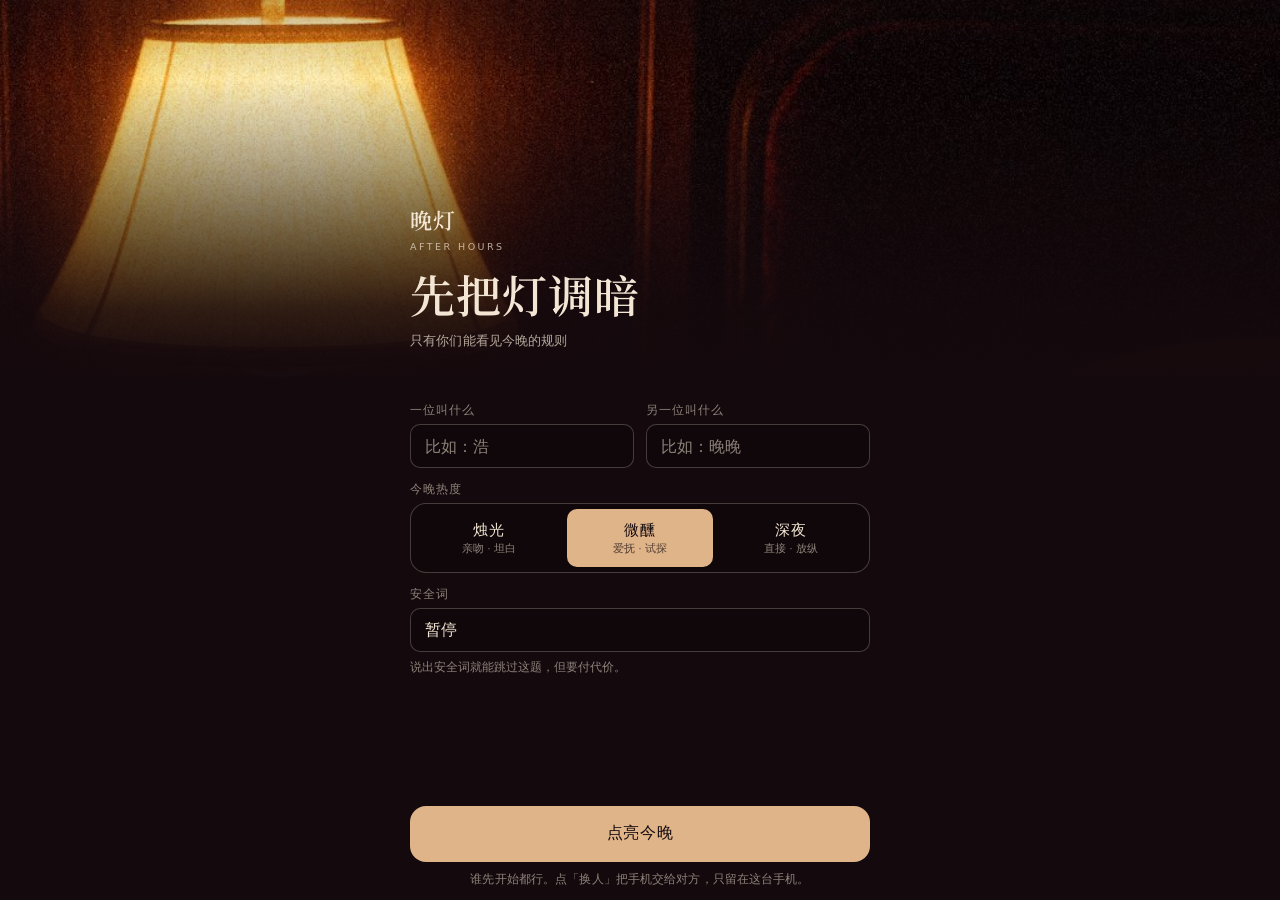
<file: index.html>
<!DOCTYPE html>
<html lang="zh-CN">
  <head>
    <meta charset="utf-8" />
    <meta
      name="viewport"
      content="width=device-width, initial-scale=1, viewport-fit=cover"
    />
    <meta name="apple-mobile-web-app-capable" content="yes" />
    <meta name="mobile-web-app-capable" content="yes" />
    <meta name="apple-mobile-web-app-status-bar-style" content="black-translucent" />
    <meta name="theme-color" content="#14090D" />
    <title>晚灯</title>
    <meta http-equiv="Cache-Control" content="no-store" />
    <link rel="manifest" href="./manifest.webmanifest" />
    <link rel="icon" href="./assets/favicon.svg" />
    <link rel="apple-touch-icon" href="./assets/apple-touch.png" />
    <link rel="preconnect" href="https://fonts.googleapis.com" />
    <link rel="preconnect" href="https://fonts.gstatic.com" crossorigin />
    <link
      href="https://fonts.googleapis.com/css2?family=Noto+Serif+SC:wght@500;600&display=swap"
      rel="stylesheet"
    />
    <link rel="stylesheet" href="./assets/app.css?v=31" />
  </head>
  <body>
    <!-- 图标本地子集（Phosphor regular 风格：256 网格、stroke 16、round 端点；不走 CDN，离线可用）
         只留真正在用的五枚：返回箭头、热度减、热度加、全屏展开、全屏收起。底栏不放图标。 -->
    <svg width="0" height="0" style="position:absolute" aria-hidden="true">
      <defs>
        <symbol id="i-arrow-left" viewBox="0 0 256 256">
          <g fill="none" stroke="currentColor" stroke-width="16" stroke-linecap="round" stroke-linejoin="round">
            <line x1="216" y1="128" x2="40" y2="128" />
            <polyline points="112 56 40 128 112 200" />
          </g>
        </symbol>
        <symbol id="i-minus" viewBox="0 0 256 256">
          <line x1="40" y1="128" x2="216" y2="128" stroke="currentColor" stroke-width="16" stroke-linecap="round" />
        </symbol>
        <symbol id="i-plus" viewBox="0 0 256 256">
          <g stroke="currentColor" stroke-width="16" stroke-linecap="round">
            <line x1="128" y1="40" x2="128" y2="216" />
            <line x1="40" y1="128" x2="216" y2="128" />
          </g>
        </symbol>
        <!-- 全屏一对：四角括号（撑开 / 收拢），不用对角箭头——斜向箭头在这套线规里读起来像「跳转外链」 -->
        <symbol id="i-expand" viewBox="0 0 256 256">
          <g fill="none" stroke="currentColor" stroke-width="16" stroke-linecap="round" stroke-linejoin="round">
            <polyline points="40 104 40 40 104 40" />
            <polyline points="152 40 216 40 216 104" />
            <polyline points="216 152 216 216 152 216" />
            <polyline points="104 216 40 216 40 152" />
          </g>
        </symbol>
        <symbol id="i-compress" viewBox="0 0 256 256">
          <g fill="none" stroke="currentColor" stroke-width="16" stroke-linecap="round" stroke-linejoin="round">
            <polyline points="104 40 104 104 40 104" />
            <polyline points="216 104 152 104 152 40" />
            <polyline points="152 216 152 152 216 152" />
            <polyline points="40 152 104 152 104 216" />
          </g>
        </symbol>
      </defs>
    </svg>
    <div id="app">
      <section class="screen active screen-setup" data-screen="setup" id="screen-setup">
        <header class="hero-photo">
          <img src="./assets/img/hotel.jpg" alt="" loading="eager" decoding="async" class="img-reveal" />
          <div class="hero-shade"></div>
        </header>
        <div class="hero-copy">
          <p class="brand">晚灯<span class="brand-en">AFTER HOURS</span></p>
          <h1 class="hero">先把灯调暗</h1>
          <p class="sub">只有你们能看见今晚的规则</p>
        </div>
        <div class="stack">
          <!-- 登记单的节奏：两个人并排成一对 → 热度是屏内最大的控件 → 安全词收成一行小注脚 -->
          <div class="field-pair">
            <div class="field">
              <label for="nameA">一位叫什么</label>
              <input id="nameA" type="text" maxlength="8" placeholder="比如：浩" autocomplete="off" />
            </div>
            <div class="field">
              <label for="nameB">另一位叫什么</label>
              <input id="nameB" type="text" maxlength="8" placeholder="比如：晚晚" autocomplete="off" />
            </div>
          </div>
          <div class="field field-heat">
            <label>今晚热度</label>
            <div class="heat-grid" id="heatGrid"></div>
          </div>
          <div class="field field-safe">
            <label for="safeWord">安全词</label>
            <input id="safeWord" type="text" maxlength="8" value="暂停" />
            <p class="field-note">说出安全词就能跳过这题，但要付代价。</p>
          </div>
        </div>
        <button class="btn btn-gold" id="startBtn">点亮今晚</button>
        <p class="footnote">谁先开始都行。点「换人」把手机交给对方，只留在这台手机。</p>
      </section>

      <section class="screen screen-home" data-screen="home" id="screen-home">
        <header class="hero-photo">
          <img src="./assets/img/hotel-home.jpg" alt="" loading="eager" decoding="async" class="img-reveal" />
          <div class="hero-shade"></div>
        </header>
        <div class="hero-copy">
          <p class="brand">晚灯<span class="brand-en">AFTER HOURS</span></p>
          <h1 class="hero" id="homeHero">今晚只属于你们</h1>
        </div>
        <div class="stack home-stack">
          <!-- 头牌 + 三件小静物：整宽一件主游戏，其余三件缩成一排小图；
               服务单仍是裸清单（明文决策），只是换成「头版 + 图录 + 华文广告栏」的报纸节奏 -->
          <button class="lead-card" data-open="tod">
            <span class="media"><img src="./assets/img/game-tod.jpg" alt="" loading="lazy" decoding="async" class="img-reveal" /></span>
            <span class="lead-cap"><b>真心话大冒险</b><i>轮到谁，谁就答</i></span>
          </button>
          <div class="tile-row">
            <button class="tile" data-open="dice">
              <span class="media"><img src="./assets/img/game-dice.jpg" alt="" loading="lazy" decoding="async" class="img-reveal img-focus-dice" /></span>
              <b>情趣骰子</b>
              <i>掷出这一下要做什么</i>
            </button>
            <button class="tile" data-open="wheel">
              <span class="media"><img src="./assets/img/game-wheel.jpg" alt="" loading="lazy" decoding="async" class="img-reveal img-focus-wheel" /></span>
              <b>命运轮盘</b>
              <i>转到哪句，就按哪句做</i>
            </button>
            <button class="tile" data-open="board">
              <span class="media"><img src="./assets/img/game-board.jpg" alt="" loading="lazy" decoding="async" class="img-reveal" /></span>
              <b>飞行棋</b>
              <i>先到头的人赢</i>
            </button>
          </div>
        </div>
        <div class="slip">
          <p class="slip-label">也可以玩</p>
          <button type="button" class="slip-row" data-open="combo">
            <b>连招</b>
            <span>答完，立刻按这个做</span>
          </button>
          <button type="button" class="slip-row" data-open="scene">
            <b>今晚剧本</b>
            <span>抽一幕，按场景演</span>
          </button>
          <button type="button" class="slip-row" data-open="choice">
            <b>二选一</b>
            <span>选了就不能反悔</span>
          </button>
          <button type="button" class="slip-row" data-open="timer">
            <b>倒计时</b>
            <span>铃响之前不许停</span>
          </button>
        </div>
        <!-- 散场是单独的一组，不进「也可以玩」：收灯不是玩法，是今晚的结束仪式。
             这一组只有一行，页眉不带那条横线：首页在带安全区的真机上必然要滚，
             折线落在哪里控制不住——「散场」下面挂一条 1px 会被读成断掉的表，
             不挂线就只是下一组的过线 -->
        <div class="slip slip-final">
          <p class="slip-label">散场</p>
          <button type="button" class="slip-row" data-open="ending">
            <b>收灯</b>
            <span>今晚到这里，把灯收了</span>
          </button>
        </div>
      </section>

      <section class="screen" data-screen="tod" id="screen-tod">
        <div class="topbar">
          <button class="icon-btn" data-back><svg class="ico" aria-hidden="true"><use href="#i-arrow-left" /></svg></button>
          <div class="who" id="todWho">轮到谁</div>
          <div class="heat-stepper">
            <button class="step-btn" data-heat-step="-1"><svg class="ico ico-sm" aria-hidden="true"><use href="#i-minus" /></svg></button>
            <span class="pill" id="todHeat">微醺</span>
            <button class="step-btn" data-heat-step="1"><svg class="ico ico-sm" aria-hidden="true"><use href="#i-plus" /></svg></button>
          </div>
        </div>
        <article class="play-card flip-card" id="todCard">
          <div class="flip-inner">
            <div class="flip-face flip-front">
              <div class="kicker">真心话 · 大冒险</div>
              <div class="q">先选一边，翻面出题。</div>
            </div>
            <div class="flip-face flip-back">
              <div class="kicker" id="todKind">真心话</div>
              <div class="q" id="todText">先选真心话，还是大冒险。</div>
            </div>
          </div>
        </article>
        <div class="actions">
          <div class="btn-row">
            <button class="btn btn-honey" id="btnTruth">真心话</button>
            <button class="btn btn-honey" id="btnDare">大冒险</button>
          </div>
          <div class="btn-row">
            <button class="btn-text js-pass" id="btnSkip">过</button>
            <button class="btn-text" id="btnNext">换人</button>
          </div>
        </div>
      </section>

      <section class="screen" data-screen="dice" id="screen-dice">
        <div class="topbar">
          <button class="icon-btn" data-back><svg class="ico" aria-hidden="true"><use href="#i-arrow-left" /></svg></button>
          <div class="who" id="diceWho">轮到谁</div>
          <div class="heat-stepper">
            <button class="step-btn" data-heat-step="-1"><svg class="ico ico-sm" aria-hidden="true"><use href="#i-minus" /></svg></button>
            <span class="pill" data-heat-name>微醺</span>
            <button class="step-btn" data-heat-step="1"><svg class="ico ico-sm" aria-hidden="true"><use href="#i-plus" /></svg></button>
          </div>
        </div>
        <div class="dice-stage">
          <div class="dice-row">
            <div class="die-slot">
              <div class="die-wrap">
                <div class="die" id="dieAction"></div>
              </div>
              <span class="die-cap">动作</span>
            </div>
            <div class="die-slot">
              <div class="die-wrap">
                <div class="die" id="dieBody"></div>
              </div>
              <span class="die-cap">部位</span>
            </div>
          </div>
          <!-- 结果是一张纸，掷出之后才出现；没有前置说明卡 -->
          <div class="result hidden" id="diceCard">
            <b id="diceTitle"></b>
            <span id="diceLine"></span>
          </div>
        </div>
        <div class="actions">
          <button class="btn btn-gold" id="btnRoll">掷一次</button>
          <div class="btn-row">
            <button class="btn-text js-pass">过</button>
            <button class="btn-text" id="btnDiceNext">换人执行</button>
          </div>
        </div>
      </section>

      <section class="screen" data-screen="wheel" id="screen-wheel">
        <div class="topbar">
          <button class="icon-btn" data-back><svg class="ico" aria-hidden="true"><use href="#i-arrow-left" /></svg></button>
          <div class="who" id="wheelWho">轮到谁</div>
          <div class="heat-stepper">
            <button class="step-btn" data-heat-step="-1"><svg class="ico ico-sm" aria-hidden="true"><use href="#i-minus" /></svg></button>
            <span class="pill" data-heat-name>微醺</span>
            <button class="step-btn" data-heat-step="1"><svg class="ico ico-sm" aria-hidden="true"><use href="#i-plus" /></svg></button>
          </div>
        </div>
        <div class="wheel-box">
          <div class="pointer"></div>
          <div class="wheel" id="wheel"></div>
        </div>
        <!-- 轮盘自己就是内容；结果纸常驻（没开转是灰态），指针停下后才写上那句 -->
        <div class="result" id="wheelCard">
          <b id="wheelTitle"></b>
          <span id="wheelLine"></span>
        </div>
        <div class="actions">
          <button class="btn btn-gold" id="btnSpin">转动</button>
          <div class="btn-row">
            <button class="btn-text js-pass">过</button>
            <button class="btn-text" id="btnWheelNext">换人</button>
          </div>
        </div>
        <!-- 本轮选项：盘上十二支的全文名单，序号与扇面一一对应；页尾读物，转完对单 -->
        <div class="wheel-list">
          <div class="wheel-list-head"><b>本轮选项</b><span id="wheelQueue"></span></div>
          <ol id="wheelListOl"></ol>
        </div>
      </section>

      <section class="screen" data-screen="combo" id="screen-combo">
        <div class="topbar">
          <button class="icon-btn" data-back><svg class="ico" aria-hidden="true"><use href="#i-arrow-left" /></svg></button>
          <div class="who" id="comboWho">轮到谁</div>
          <div class="heat-stepper">
            <button class="step-btn" data-heat-step="-1"><svg class="ico ico-sm" aria-hidden="true"><use href="#i-minus" /></svg></button>
            <span class="pill" data-heat-name>微醺</span>
            <button class="step-btn" data-heat-step="1"><svg class="ico ico-sm" aria-hidden="true"><use href="#i-plus" /></svg></button>
          </div>
        </div>
        <article class="play-card flip-card" id="comboCard">
          <div class="flip-inner">
            <div class="flip-face flip-front">
              <div class="kicker">连招</div>
              <div class="q">点下面抽题，答完翻面出招。</div>
            </div>
            <div class="flip-face flip-back">
              <div class="kicker" id="comboKicker">先答</div>
              <div class="q" id="comboQ">点下面，抽出一道。先认真答。</div>
              <p class="scene-do" id="comboDare"></p>
              <p class="hint" id="comboHint">答完点下面，答案会变成要做的事。</p>
            </div>
          </div>
        </article>
        <div class="actions">
          <button class="btn btn-gold" id="btnComboDraw">抽一题</button>
          <button class="btn btn-gold hidden" id="btnComboGo">说完了，按这个做</button>
          <div class="btn-row">
            <button class="btn-text js-pass" id="btnComboSkip">过</button>
            <button class="btn-text" id="btnComboNext">换人</button>
          </div>
        </div>
      </section>

      <section class="screen" data-screen="scene" id="screen-scene">
        <div class="topbar">
          <button class="icon-btn" data-back><svg class="ico" aria-hidden="true"><use href="#i-arrow-left" /></svg></button>
          <div class="who" id="sceneWho">轮到谁</div>
          <div class="heat-stepper">
            <button class="step-btn" data-heat-step="-1"><svg class="ico ico-sm" aria-hidden="true"><use href="#i-minus" /></svg></button>
            <span class="pill" data-heat-name>微醺</span>
            <button class="step-btn" data-heat-step="1"><svg class="ico ico-sm" aria-hidden="true"><use href="#i-plus" /></svg></button>
          </div>
        </div>
        <article class="play-card flip-card" id="sceneCard">
          <div class="flip-inner">
            <div class="flip-face flip-front">
              <div class="kicker">今晚剧本</div>
              <div class="q">点下面抽一幕，翻面开演。</div>
            </div>
            <div class="flip-face flip-back">
              <div class="kicker" id="sceneKicker">抽一幕</div>
              <div class="q" id="sceneTitle">点下面，抽出今晚要演的一幕。</div>
              <p class="scene-setup" id="sceneSetup"></p>
              <p class="scene-do" id="sceneDo"></p>
            </div>
          </div>
        </article>
        <div class="actions">
          <button class="btn btn-gold" id="btnScene">抽一幕</button>
          <div class="btn-row">
            <button class="btn-text js-pass">过</button>
            <button class="btn-text" id="btnSceneNext">换人</button>
          </div>
        </div>
      </section>

      <section class="screen" data-screen="choice" id="screen-choice">
        <div class="topbar">
          <button class="icon-btn" data-back><svg class="ico" aria-hidden="true"><use href="#i-arrow-left" /></svg></button>
          <div class="who" id="choiceWho">轮到谁</div>
          <div class="heat-stepper">
            <button class="step-btn" data-heat-step="-1"><svg class="ico ico-sm" aria-hidden="true"><use href="#i-minus" /></svg></button>
            <span class="pill" data-heat-name>微醺</span>
            <button class="step-btn" data-heat-step="1"><svg class="ico ico-sm" aria-hidden="true"><use href="#i-plus" /></svg></button>
          </div>
        </div>
        <article class="play-card flip-card" id="choiceCard">
          <div class="flip-inner">
            <div class="flip-face flip-front">
              <div class="kicker">二选一</div>
              <div class="q">点下面抽题，选了就不能反悔。</div>
            </div>
            <div class="flip-face flip-back">
              <div class="kicker">选了就不能反悔</div>
              <div class="q" id="choiceQ">点下面，抽出一道必须选的题。</div>
              <p class="scene-do" id="choiceDo"></p>
            </div>
          </div>
        </article>
        <div class="actions" id="choiceActions">
          <div class="btn-row" id="choiceBtns">
            <button class="btn btn-honey" id="choiceA">A</button>
            <button class="btn btn-honey" id="choiceB">B</button>
          </div>
          <button class="btn btn-gold" id="btnChoiceDraw">抽一道</button>
          <div class="btn-row">
            <button class="btn-text js-pass">过</button>
            <button class="btn-text" id="btnChoiceNext">换人</button>
          </div>
        </div>
      </section>

      <section class="screen" data-screen="timer" id="screen-timer">
        <div class="topbar">
          <button class="icon-btn" data-back><svg class="ico" aria-hidden="true"><use href="#i-arrow-left" /></svg></button>
          <div class="who" id="timerWho">轮到谁</div>
          <div class="heat-stepper">
            <button class="step-btn" data-heat-step="-1"><svg class="ico ico-sm" aria-hidden="true"><use href="#i-minus" /></svg></button>
            <span class="pill" data-heat-name>微醺</span>
            <button class="step-btn" data-heat-step="1"><svg class="ico ico-sm" aria-hidden="true"><use href="#i-plus" /></svg></button>
          </div>
        </div>
        <article class="play-card flip-card" id="timerCard">
          <div class="flip-inner">
            <div class="flip-face flip-front">
              <div class="kicker">倒计时</div>
              <div class="q">点下面抽题，铃响之前不许停。</div>
            </div>
            <div class="flip-face flip-back">
              <div class="kicker" id="timerKicker">铃响之前</div>
              <div class="timer-num" id="timerNum">00</div>
              <div class="timer-track" id="timerTrack"><i></i></div>
              <div class="q" id="timerText">点下面，抽出限时要做的事。</div>
            </div>
          </div>
        </article>
        <div class="actions">
          <button class="btn btn-gold" id="btnTimerStart" disabled>开始</button>
          <div class="btn-row">
            <button class="btn-text" id="btnTimerDraw">再抽一个</button>
            <button class="btn-text" id="btnTimerNext">换人</button>
          </div>
          <button class="linkish js-pass">过</button>
        </div>
      </section>

      <section class="screen" data-screen="pass" id="screen-pass">
        <div class="pass-wrap">
          <p class="brand">把手机递过去</p>
          <h1 class="display" id="passName">晚晚</h1>
          <p class="sub">确认是你，再看下一题。</p>
        </div>
        <button class="btn btn-gold" id="passConfirm">是我</button>
      </section>

      <section class="screen" data-screen="boundary" id="screen-boundary">
        <div class="topbar">
          <button class="icon-btn" data-back="settings"><svg class="ico" aria-hidden="true"><use href="#i-arrow-left" /></svg></button>
          <div class="who">边界清单</div>
          <span class="pill" id="boundaryTopPill">只在本机</span>
        </div>
        <p class="field-note bd-lead">两个人各自点一遍。今晚真正要玩的，只留都点了 Yes 的。</p>
        <div class="bd-summary" id="boundarySummary"></div>
        <div class="boundary-list" id="boundaryList"></div>
        <div class="actions">
          <button class="btn btn-outline" id="boundaryClear">清空这一页</button>
        </div>
      </section>

      <section class="screen" data-screen="settings" id="screen-settings">
        <div class="topbar">
          <button class="icon-btn" data-back><svg class="ico" aria-hidden="true"><use href="#i-arrow-left" /></svg></button>
          <div class="who">设置</div>
          <span class="pill">只在本机</span>
        </div>
        <div class="settings-list">
          <!-- 屏幕这一组排在最前：它是活的设置，导出/导入是数据操作。
               全屏那颗按钮与说明全部由 JS 按真能力改写——iPhone 的 Safari 不允许普通
               网页全屏，那一档按钮直接不出现，只留「添加到主屏幕」这句实话。 -->
          <div class="panel">
            <div class="panel-head"><b>屏幕</b><span id="fsState">检测中</span></div>
            <div class="switch-row" id="landscapeRow">
              <button type="button" class="switch-opt" data-landscape="0" aria-pressed="true">竖屏</button>
              <button type="button" class="switch-opt" data-landscape="1" aria-pressed="false">横屏</button>
            </div>
            <p class="field-note">默认竖屏。横屏给平板用：飞行棋棋盘在左、题目在右。</p>
            <button class="btn btn-outline" id="btnFullscreen">进入全屏</button>
            <p class="field-note" id="fsNote"></p>
          </div>
          <p class="settings-label">数据与恢复</p>
          <div class="panel panel-quiet">
            <div class="panel-head"><b>导出备份</b><span>JSON</span></div>
            <p class="field-note">称呼、热度、用过的题、边界清单都会一起导出。</p>
            <button class="btn btn-outline" id="btnExport">导出到文件</button>
          </div>
          <div class="panel panel-quiet">
            <div class="panel-head"><b>导入备份</b><span>JSON</span></div>
            <p class="field-note">会用文件里的内容覆盖这台手机上的记录。读不了就什么都不改。</p>
            <label class="file-btn">
              <span>选择备份文件</span>
              <input type="file" accept="application/json,.json" id="importBackup" />
            </label>
          </div>
          <div class="panel panel-quiet">
            <div class="panel-head"><b>导入自定义题</b><span>JSON</span></div>
            <p class="field-note">一串对象，每个含 kind、heat、gender 与该项对应字段，追加进抽题池。</p>
            <label class="file-btn">
              <span>选择题库文件</span>
              <input type="file" accept="application/json,.json" id="importCustom" />
            </label>
          </div>
          <div class="panel panel-quiet">
            <div class="panel-head"><b>重新设置</b><span>称呼 · 热度</span></div>
            <p class="field-note">回到最开始那一屏，重新填称呼、选今晚的热度。记录不会清掉。</p>
            <button class="btn btn-outline" id="resetBtn">回到设置</button>
          </div>
          <button class="panel boundary-entry" data-open="boundary">
            <div class="panel-head"><b>边界清单</b><span id="boundaryPill">共同 0</span></div>
            <p class="field-note bd-lead">两个人各自点一遍。今晚真正要玩的，只留都点了 Yes 的。</p>
          </button>
        </div>
        <p class="set-status" id="settingsStatus"></p>
      </section>

      <section class="screen" data-screen="board" id="screen-board">
        <div class="topbar">
          <button class="icon-btn" data-back><svg class="ico" aria-hidden="true"><use href="#i-arrow-left" /></svg></button>
          <div class="who" id="boardWho">轮流走</div>
          <div class="heat-stepper">
            <button class="step-btn" data-heat-step="-1"><svg class="ico ico-sm" aria-hidden="true"><use href="#i-minus" /></svg></button>
            <span class="pill" data-heat-name>微醺</span>
            <button class="step-btn" data-heat-step="1"><svg class="ico ico-sm" aria-hidden="true"><use href="#i-plus" /></svg></button>
          </div>
        </div>
        <p class="board-progress pill" id="boardPill">起点</p>
        <div class="board-grid" id="boardGrid"></div>
        <article class="panel board-slot">
          <div class="panel-head"><b id="boardTitle">掷骰子</b><span class="board-die" id="boardDie" aria-hidden="true"></span><span id="boardMark">第 1 格</span></div>
          <p class="board-line" id="boardLine">两个人轮流。先走到最后一格的人赢。</p>
        </article>
        <!-- 掷骰浮层：真正的骰子滚完这一把，棋子才走 -->
        <div class="die-overlay hidden" id="boardDieOverlay" aria-hidden="true">
          <div class="die-wrap"><div class="die" id="boardDie3d"></div></div>
        </div>
        <div class="actions">
          <div class="btn-row">
            <!-- 终局才出现的第三颗：玩法切换此时没意义，让位给收灯 -->
            <button class="btn btn-outline hidden" id="btnBoardEnd">收灯</button>
            <button class="btn btn-outline" id="btnBoardTheme">玩法：都来</button>
            <button class="btn btn-gold" id="btnBoardRoll">掷骰子</button>
          </div>
        </div>
      </section>

      <!-- 收灯：今晚的最后一屏。没有照片、没有抽卡——三步走完，金色开关离场 -->
      <section class="screen screen-ending" data-screen="ending" id="screen-ending">
        <div class="topbar">
          <button class="icon-btn" data-back><svg class="ico" aria-hidden="true"><use href="#i-arrow-left" /></svg></button>
          <div class="who">收灯</div>
          <span class="pill">不急</span>
        </div>
        <div class="ending-lead">
          <h1 class="ending-hero">今晚到这里</h1>
          <p class="ending-sub">接下来的时间，不用手机。</p>
        </div>
        <div class="ending-steps" id="endingSteps"></div>
        <div class="actions">
          <button class="btn btn-gold" id="btnLampOut">好了</button>
          <button class="linkish hidden" id="endingHome">回到首页</button>
        </div>
      </section>

      <nav class="tabbar hidden" id="tabbar" aria-label="主分区">
        <button type="button" class="tab is-active" data-tab="home">
          <span>首页</span>
        </button>
        <button type="button" class="tab" data-tab="settings">
          <span>设置</span>
        </button>
      </nav>

    </div>

    <div class="modal" id="safeModal">
      <div class="sheet" role="dialog" aria-modal="true" aria-labelledby="safeTitle">
        <h3 id="safeTitle">过</h3>
        <p class="sub" id="safeLead" style="text-align: left">这题不做。作为代价：</p>
        <p class="cost-line" id="safeCost"></p>
        <div class="actions" style="margin-top: 18px">
          <button class="btn btn-gold" id="safeAccept">接受代价</button>
          <button class="btn btn-outline" id="safeClose">还是做这题</button>
          <button class="linkish" id="coolDown">太过了，热度调低</button>
        </div>
      </div>
    </div>

    <!-- 横屏兜底：手机横握时整屏盖住，请人竖着拿（CSS 触发：触屏 + 横向 + 矮视口）；设置里开了横屏模式则不再遮挡 -->
    <div id="rotateHint">
      <p class="rh-t">请竖着拿</p>
      <p class="rh-s">晚灯是床头的事。</p>
    </div>

    <div id="staleBar" class="stale-bar hidden">
      手机还在用旧版，连招会打不开。请关掉这个标签，再打开一次。
    </div>
    <script src="./assets/logic.js?v=31"></script>
    <script src="./assets/data.js?v=31"></script>
    <script src="./assets/app.js?v=31"></script>
    <script>
      (function () {
        if (!window.WANDENG || !window.WANDENG.combo) {
          var el = document.getElementById("staleBar");
          if (el) el.classList.remove("hidden");
        }
      })();
    </script>
  </body>
</html>
</file>
<file: assets/app.css>
/* ==========================================================================
   晚灯 AFTER HOURS · 关灯后的酒店房间
   唯一光源是床头灯那张照片，屏幕其余部分是房间的暗部。
   底 = 近黑酒红 #14090D · 字 = 被灯照到的奶油色 #F3E6D4
   暖金 #DFB489 表示「灯还亮着 / 开关拨到的位置」：每屏一颗的主按钮、
   热度选中块（v21 起并入灯金系统，不再用奶油）、双方都 Yes 的边界行、
   棋子所在的格、底栏选中的灯芯、设置里横屏开关拨到的那一档。
   酒红 #9C3D4A 整屏最多一次（她的棋子 / No / 时间到）。
   被照亮的物件共用一块象牙 #F0E3D0：骰面、题面卡、结果纸、轮盘亮扇面。
   对等的选择不做主次（真心话=大冒险、A=B，同是奶油实底）。
   首页没有盒子：照片就是物件，服务单是裸清单；静物图一律不带描边（v21），
   靠照片本身与暗部分离，缩略图与全文共用「同一晚、同一盏灯」的一套素材。
   圆角只留两档：16（卡片与按钮）与 10（小控件）。
   禁止：满屏 mesh 渐变 / 渐变裁字 / 文字光晕 / 玻璃拟态（backdrop-filter、
   顶边内高光、柔投影）/ 999px 胶囊主按钮与选中态 / 居中金线 / 行尾 › / 斜体编号。
   全部颜色与几何走 :root token，任何屏不再单独发明材质。
   ========================================================================== */

:root {
  /* —— 房间：底与面（全部实色，没有任何渐变底）—— */
  --room: #14090D;          /* 关了大灯的房间：近黑酒红 */
  --room-sunk: #10070A;      /* 更暗一档：输入槽 / 分段控件底 / 骰子的台面 */
  --room-raised: #1B0E13;    /* 灯下的纸或漆面：卡片实底 */
  --wheel-dark: #2B171D;     /* 轮盘深漆扇面（与象牙扇交替） */
  --mask-ink: rgba(10, 5, 7, 0.86); /* 弹层遮罩：实色压暗，不用 blur */
  --board-flat: #170C11;     /* 棋盘最平的一档：免过格 */
  --board-mid: #1E1016;      /* 棋盘中间档：抽题 / 前进后退 */
  --board-warm: #22131A;     /* 棋盘暖档：一起 / 代价——灯下稍亮的一点 */

  /* —— 奶油：被灯照到的字（低于 --cream-55 的档只做描边，不做字色）—— */
  --cream: #F3E6D4;            /* 15.9:1 on --room */
  --cream-72: rgba(243, 230, 212, 0.72); /* 8.4:1 */
  --cream-55: rgba(243, 230, 212, 0.55); /* 5.1:1 */
  --line-16: rgba(243, 230, 212, 0.16);  /* 卡片 1px 描边 */
  --line-24: rgba(243, 230, 212, 0.24);  /* 可操作控件外框 */
  --line-10: rgba(243, 230, 212, 0.10);  /* 行间 1px 分隔 */

  /* —— 暖金：只用来表示「灯还亮着 / 开关拨到的位置」——
     主按钮、热度选中块、双方都 Yes 的边界行、棋子所在的格、底栏灯芯 */
  --lamp: #DFB489;
  --lamp-16: rgba(223, 180, 137, 0.16); /* 暖金的受光档：灯光落在的那一格 */

  /* —— 灯洒下来的一层：试过，撤了。 ——
     玩法屏确实空，但加一层顶光会把 #14090D 糊成一片棕雾，
     「关了大灯的房间」这个身份就没了；本屏的规矩是实底、不叠色罩。
     暗房间里唯一亮的东西就是灯下那张纸——空档由纸的尺寸和位置解决，不由光解决 */

  /* —— 酒红：整屏最多一次（玩家她的棋子 / No / 时间到）。不用来给对等选项分主次 —— */
  --wine: #9C3D4A;

  /* —— 象牙：骰面与「灯下的纸」同一种被照亮的材料 —— */
  --die-face: #F0E3D0;
  --die-face-alt: #E7D6BE;
  --die-ink: #170B0F;
  --paper-ink-55: rgba(23, 11, 15, 0.55);
  --paper-ink-72: rgba(23, 11, 15, 0.72);

  /* —— 墨：奶油实底物件上的字 —— */
  --ink: #14090D;

  /* —— 字族：标题衬线，正文系统无衬线 400 —— */
  --font-serif: "Noto Serif SC", "Songti SC", "STSong", "Source Han Serif SC", Georgia, serif;
  --font-body: -apple-system, BlinkMacSystemFont, "PingFang SC", "Hiragino Sans GB",
    "Microsoft YaHei", system-ui, "Noto Sans SC", sans-serif;

  /* —— 几何：圆角只留两档——16 给卡片与按钮，10 给小控件；没有胶囊 —— */
  --radius-lg: 16px;
  --radius-sm: 10px;
  --btn-height: 56px; /* 主按钮：实心物件的高度（设置页那颗就是这个尺寸） */
  --tap-min: 44px;    /* 次级 / 文字按钮的最小可点高度 */

  /* —— 骰子尺寸唯一事实源：骰面 translateZ 必须是它的一半 —— */
  --die-size: 116px;
  --die-z: 58px;

  /* —— 动效带：press 160 · 选中/滑动 280 · 弹层开 420/关 300 · reveal 520 · 图片 500 · 蓄力 240 —— */
  --motion-fast: 0.15s;
  --motion-med: 0.2s;
  --motion-slow: 0.38s;
  --transition-ui: transform var(--motion-fast) ease, opacity var(--motion-fast) ease,
    background var(--motion-med) ease, border-color var(--motion-med) ease,
    color var(--motion-med) ease;
  --ease-out: cubic-bezier(0.23, 1, 0.32, 1);
  --ease-in-out: cubic-bezier(0.77, 0, 0.175, 1);
  --ease-drawer: cubic-bezier(0.32, 0.72, 0, 1);
  --ease-spring: cubic-bezier(0.34, 1.56, 0.64, 1);
  --focus-ring: 2px solid var(--cream);
  --safe-top: max(18px, env(safe-area-inset-top));
  --tap-pad: max(env(safe-area-inset-bottom), 12px);

  /* —— 布局：内容列 = min(100% - 40px, 460px)。桌面宽度只是把这一列居中，不是另一套布局 —— */
  --gutter: max(20px, calc((100vw - 460px) / 2));
  --safe-bottom: calc(env(safe-area-inset-bottom, 0px) + 12px);
  --tabbar-h: 52px;
}

* {
  box-sizing: border-box;
  -webkit-tap-highlight-color: transparent;
}

html,
body {
  margin: 0;
  min-height: 100%;
  background: var(--room);
  color: var(--cream);
  font-family: var(--font-body);
  font-weight: 400;
}

body {
  min-height: 100vh;
  min-height: 100dvh;
  overflow: hidden;
}

/* ==========================================================================
   骨架：#app 是透明外壳，每块 .screen 就是那间房本身（实底，不叠色罩）
   ========================================================================== */

#app {
  position: relative;
  z-index: 1;
  height: 100vh;
  height: 100dvh;
  width: 100%;
}

.screen {
  position: relative;
  display: none;
  flex-direction: column;
  height: 100%;
  overflow: auto;
  padding: calc(var(--safe-top) + 8px) var(--gutter) var(--safe-bottom);
}

.screen > * {
  position: relative;
  z-index: 1;
}

.screen.active {
  display: flex;
  animation: rise 0.45s ease;
}

@keyframes rise {
  from {
    opacity: 0;
    transform: translateY(-8px); /* 从上方落位：不向文档底部溢出，入场期间 scrollHeight 恒定 */
  }
  to {
    opacity: 1;
    transform: none;
  }
}

/* 重抽反馈：内容被覆盖时重放入场动画，让「再抽一次」看得见 */
@keyframes repick {
  from {
    opacity: 0;
    transform: translateY(-6px);
  }
  to {
    opacity: 1;
    transform: none;
  }
}

.repick {
  animation: repick 0.32s ease;
}

/* ==========================================================================
   品牌 / 标题 / 正文
   「晚灯」两字要读成一个词：字距 0.04em（≤0.06em），实色奶油，不裁渐变、不加光晕
   ========================================================================== */

/* 字阶系统：字标 22 让位给巨标（34–46），铭牌 9.5——两块衬线的层级差拉开，不再打架 */
.brand {
  margin: 0;
  text-align: center;
  font-family: var(--font-serif);
  font-size: 22px;
  font-weight: 600;
  letter-spacing: 0.04em;
  line-height: 1.3;
  color: var(--cream);
}

/* AFTER HOURS：9.5px 的小铭牌，正体，无斜体；字距 0.26em——
   两轮评审 0.18 嫌紧、0.34 嫌宽，取中间值当「铭牌」读 */
.brand-en {
  display: block;
  margin-top: 6px;
  font-family: var(--font-body);
  font-style: normal;
  font-size: 9.5px;
  font-weight: 400;
  letter-spacing: 0.26em;
  text-transform: uppercase;
  color: var(--cream-72);
}

h1,
.display {
  font-family: var(--font-serif);
  font-weight: 600;
  letter-spacing: 0.04em;
  line-height: 1.35;
  color: var(--cream);
}

.hero {
  margin: clamp(10px, 2dvh, 18px) 0 clamp(4px, 1dvh, 8px);
  font-size: clamp(34px, 5dvh, 46px);
  line-height: 1.22;
  letter-spacing: 0.02em;
  text-align: center;
  color: var(--cream);
}

.sub {
  margin: 0;
  color: var(--cream-72);
  font-size: 13px;
  font-weight: 400;
  letter-spacing: 0.01em;
  line-height: 1.65;
  text-align: center;
}

.footnote {
  text-align: center;
  color: var(--cream-55);
  font-size: 11.5px;
  font-weight: 400;
  letter-spacing: 0.01em;
  line-height: 1.6;
  margin: 8px 0 0;
  flex: 0 0 auto;
}

/* ==========================================================================
   灯照带：设置页与首页共用的那张床头灯照片
   满宽、顶到状态栏之上；底部用很短一段暗渐变溶进 --room（照片与背景是同一间房）
   ========================================================================== */

.hero-photo {
  position: relative;
  flex: 0 0 auto;
  margin: calc(-1 * var(--safe-top) - 8px) calc(-1 * var(--gutter)) 0;
  height: clamp(240px, 38dvh, 340px);
  overflow: hidden;
}

.hero-photo img {
  width: 100%;
  height: 100%;
  display: block;
  object-fit: cover;
  object-position: 50% 0%; /* 灯在照片顶部：顶端对齐，把下面的暗部留给字 */
}

/* 首页不再复用设置页的照片：v21 起两张不同场景（设置=床头柜上的两杯酒，
   首页=床上的手机与远处的灯），同一晚、同一盏灯，但不是同一张 Banner。
   首页还要往下装头牌与三件小静物、四行服务单、末尾的散场组，
   照片收在 23dvh：气口让给内容，末组才不必藏在底栏后面 */
.screen-home .hero-photo {
  height: clamp(176px, 23dvh, 224px);
}

.screen-home .hero-photo img {
  object-position: 50% 16%; /* 灯在照片上三分之一：带子取景取到灯与一小段床 */
}

/* 照片矮一档，字就往暗部多咬进去一点，保持「标题落在灯的余光照不到的地方」。
   负 margin 与 .hero-photo 同比例收，否则巨标会咬进还亮着的带子里 */
.screen-home .hero-copy {
  margin-top: clamp(-112px, -12.4dvh, -76px);
}

/* 整段溶进房间：顶部先轻轻压住，中段开始衰减，下沿完全化进 --room。
   照片不是贴上去的 Banner，是房间里那盏灯本身 */
.hero-shade {
  position: absolute;
  inset: 0;
  background: linear-gradient(
    180deg,
    rgba(20, 9, 13, 0.22) 0%,
    rgba(20, 9, 13, 0) 20%,
    rgba(20, 9, 13, 0.5) 52%,
    rgba(20, 9, 13, 0.88) 78%,
    var(--room) 96%
  );
}

/* 标志与标题落在光晕淡下去的暗部：负 margin 咬进带子下沿的纯暗区。
   左对齐是唯一的标题系统——设置页与首页同一套，不再各摆各的 */
.hero-copy {
  position: relative;
  z-index: 2;
  flex: 0 0 auto;
  display: flex;
  flex-direction: column;
  align-items: flex-start;
  text-align: left;
  margin-top: clamp(-156px, -17dvh, -96px);
}

.hero-copy .brand,
.hero-copy .hero,
.hero-copy .sub {
  text-align: left;
}

.hero-copy .hero {
  margin-top: clamp(8px, 1.6dvh, 14px);
}

.stack {
  display: flex;
  flex-direction: column;
  gap: clamp(10px, 1.7dvh, 14px);
  flex: 1;
  min-height: 0;
}

/* ==========================================================================
   首页：一张「今晚的目录页」——头版一件主游戏整宽压阵，三件小静物一排，
   页尾四行服务单是裸清单。照片与文字共用一套「标题左 · 说明右」的版式语气
   ========================================================================== */

.home-stack {
  flex: 0 0 auto;
  gap: clamp(10px, 1.5dvh, 14px);
  margin-top: clamp(10px, 1.8dvh, 14px);
}

/* 头牌：整宽一件静物，没有壳、没有描边——照片自己就是入口。
   圆角与裁剪只落在图片壳（.media）上：图注在壳外，字脚不会被圆角啃掉 */
.lead-card {
  display: block;
  width: 100%;
  padding: 0;
  border: 0;
  background: none;
  box-shadow: none;
  color: inherit;
  text-align: left;
  cursor: pointer;
  transition: var(--transition-ui), transform 160ms var(--ease-out), filter 160ms var(--ease-out);
}

.media {
  display: block;
  position: relative;
  overflow: hidden;
}

.lead-card .media {
  border-radius: var(--radius-lg);
}

.lead-card .media img {
  width: 100%;
  height: clamp(126px, 15.5dvh, 160px);
  display: block;
  object-fit: cover;
  object-position: 50% 62%; /* 方图裁成横带：取景对准灯下的那叠牌，上缘留一点灯晕 */
  background: var(--room-sunk);
  filter: brightness(1.05);
}

/* 图注沿用服务单的「题左 · 注右」：目录页只有一种文字排法 */
.lead-cap {
  display: flex;
  align-items: baseline;
  justify-content: space-between;
  gap: 12px;
  padding: 9px 2px 0;
}

.lead-cap b {
  font-family: var(--font-body);
  font-style: normal;
  font-size: 17px;
  font-weight: 500;
  letter-spacing: 0.02em;
  color: var(--cream);
}

.lead-cap i {
  font-style: normal;
  font-size: 12px;
  font-weight: 400;
  letter-spacing: 0.01em;
  color: var(--cream-55);
  white-space: nowrap;
  overflow: hidden;
  text-overflow: ellipsis;
}

/* 三件小静物：骰子 / 轮盘 / 飞行棋。等宽一排，4:3 小图 + 两行小字 */
.tile-row {
  display: grid;
  grid-template-columns: repeat(3, 1fr);
  gap: 10px;
}

.tile {
  display: block;
  padding: 0;
  border: 0;
  background: none;
  box-shadow: none;
  color: inherit;
  text-align: left;
  cursor: pointer;
  transition: var(--transition-ui), transform 160ms var(--ease-out), filter 160ms var(--ease-out);
}

.tile .media {
  border-radius: var(--radius-sm);
}

.tile .media img {
  width: 100%;
  aspect-ratio: 3 / 2; /* 三件小静物收成横带：4:3 那一档让首页末尾的散场组整组沉到折线下面 */
  object-fit: cover;
  display: block;
  background: var(--room-sunk);
  filter: brightness(1.05);
}

.tile b {
  display: block;
  margin: 7px 0 2px;
  font-family: var(--font-body);
  font-style: normal;
  font-size: 13px;
  font-weight: 500;
  letter-spacing: 0.02em;
  color: var(--cream);
}

.tile i {
  display: block;
  font-style: normal;
  font-size: 10.5px;
  font-weight: 400;
  letter-spacing: 0.01em;
  line-height: 1.45;
  color: var(--cream-55);
}

/* 骰子在方图的右下角：窄列 4:3 裁切把取景带对准那两枚骰 */
.tile .media img.img-focus-dice {
  object-position: 50% 72%;
}

/* 轮盘格：取景带下压，把左上角灯罩的亮斑让出画面 */
.tile .media img.img-focus-wheel {
  object-position: 50% 58%;
}

/* 服务单：连招 / 今晚剧本 / 二选一 / 倒计时。四行文字，行间一条 1px 分隔，
   没有编号、没有圆图标，也没有壳——是一张裸清单，不再和上面的照片抢「盒子」感。
   上面那四个是照片物件，这四个是纸上的字：给这半张单子一行页眉，读起来才是「也可以」而不是「被截断」 */
.slip-label {
  margin: 0 0 2px;
  padding-bottom: 9px;
  border-bottom: 1px solid var(--line-10);
  color: var(--cream-55);
  font-size: 10.5px;
  font-weight: 400;
  letter-spacing: 0.16em;
}

.slip {
  display: flex;
  flex-direction: column;
  margin-top: clamp(8px, 1.6dvh, 12px);
  padding: 0;
  border: 0;
  background: none;
  flex: 0 0 auto;
}

.slip-row {
  display: grid;
  grid-template-columns: 1fr auto;
  align-items: baseline;
  gap: 12px;
  width: 100%;
  min-height: 38px;
  padding: 6px 0;
  border: 0;
  border-radius: 0;
  background: none;
  color: inherit;
  text-align: left;
  cursor: pointer;
  transition: var(--transition-ui);
}

.slip-row + .slip-row {
  border-top: 1px solid var(--line-10);
}

.slip-row b {
  font-size: 15px;
  font-weight: 500;
  letter-spacing: 0.02em;
  color: var(--cream);
}

.slip-row span {
  font-size: 11.5px;
  font-weight: 400;
  letter-spacing: 0.01em;
  color: var(--cream-55);
  white-space: nowrap;
  overflow: hidden;
  text-overflow: ellipsis;
}

/* ==========================================================================
   顶栏：收成一行 —— 不带圆底的箭头 · 轮到谁 · 连成一体的热度控件
   ========================================================================== */

.topbar {
  display: grid;
  grid-template-columns: 44px 1fr auto;
  align-items: center;
  gap: 8px;
  margin-bottom: clamp(8px, 1.6dvh, 12px);
  flex: 0 0 auto;
}

/* 全屏那颗只在 API 真的可用的设备上由 JS 挂进来（iPhone 的 Safari 挂上去是假按钮），
   挂了才多一列——不挂时 320–375px 的 .who 不必为一颗不存在的图标让出 52px */
.topbar.has-fs {
  grid-template-columns: 44px 1fr auto auto;
}

.icon-btn {
  display: grid;
  place-items: center;
  width: 44px;
  height: 44px;
  border: 0;
  border-radius: var(--radius-sm);
  background: none;
  box-shadow: none;
  color: var(--cream-72); /* 顶栏的通道：返回与全屏退一档，让位给「轮到谁」 */
  cursor: pointer;
  transition: var(--transition-ui);
}

.topbar .who {
  text-align: center;
  font-family: var(--font-body);
  font-size: 16px;
  font-weight: 600; /* 顶栏只有一件事需要读：这一轮是谁 */
  letter-spacing: 0.03em;
  color: var(--cream);
  overflow: hidden;
  text-overflow: ellipsis;
  white-space: nowrap;
}

/* 本地图标 sprite 引用：currentColor 继承，256 网格 stroke 16 */
.ico {
  width: 20px;
  height: 20px;
  display: block;
}

.ico-sm {
  width: 14px;
  height: 14px;
}

/* 热度步进器：减 · 档名 · 加共用一个外框，不是三个分开的圆 */
.heat-stepper {
  display: inline-flex;
  align-items: stretch;
  height: 34px;
  border: 1px solid var(--line-24);
  border-radius: var(--radius-sm);
  background: var(--room-sunk);
  overflow: hidden;
}



.step-btn {
  display: grid;
  place-items: center;
  width: 32px;
  border: 0;
  border-radius: 0;
  background: none;
  box-shadow: none;
  color: var(--cream-72); /* 步进是随时可用的通道，不是顶栏的主角 */
  cursor: pointer;
  transition: var(--transition-ui);
}

.step-btn:disabled {
  color: var(--cream-55);
  opacity: 0.5;
  cursor: default;
}

/* 状态小标（顶栏「只在本机」、边界统计、棋盘进度）：矮圆角矩形，不是胶囊 */
.pill {
  display: inline-flex;
  align-items: center;
  justify-content: center;
  height: 30px;
  padding: 0 10px;
  border-radius: var(--radius-sm);
  font-size: 11px;
  letter-spacing: 0.03em;
  color: var(--cream-72);
  white-space: nowrap;
  background: var(--room-raised);
  border: 1px solid var(--line-16);
  box-shadow: none;
}

/* 与减加同框的档名：自身不带底与圆角，只带左右两条 1px 内分隔线，
   于是「减 · 档名 · 加」读作一段连在一起的控件 */
.heat-stepper .pill {
  height: auto;
  min-width: 48px;
  padding: 0 10px;
  border: 0;
  border-left: 1px solid var(--line-16);
  border-right: 1px solid var(--line-16);
  border-radius: 0;
  background: none;
  color: var(--cream);
  font-size: 12px;
  font-weight: 500;
  letter-spacing: 0.04em;
}

/* ==========================================================================
   按钮体系：一件实心主操作 + 细边次操作 + 纯文字
   圆角只有 16 / 10 两档，没有任何 999px 胶囊
   ========================================================================== */

.btn {
  height: var(--btn-height);
  border: 0;
  border-radius: var(--radius-lg);
  font-family: var(--font-body);
  font-size: 16px;
  font-weight: 500;
  letter-spacing: 0.04em;
  cursor: pointer;
  width: 100%;
  transition: var(--transition-ui);
}

.btn:disabled {
  opacity: 0.4;
  cursor: default;
}

/* 主操作：唯一的实心暖金物件（每屏一颗），深色字。
   「点亮今晚」点的就是这盏灯——用 --lamp，不用奶油 */
.btn-gold {
  background: var(--lamp);
  color: var(--ink);
  box-shadow: none;
}

/* 对称选择对里与真心话平权的那一颗：仍是实心奶油 */
.btn-honey {
  background: var(--cream);
  color: var(--ink);
  box-shadow: none;
}

/* 次级操作：细边 */
.btn-outline {
  background: none;
  border: 1px solid var(--line-24);
  border-radius: var(--radius-lg);
  color: var(--cream);
  box-shadow: none;
}

/* 次级操作：过 / 换人 / 再抽一个。放在主按钮下面，比细边再轻一档——
   但仍是一颗有边界的按钮：裸文字的两颗并排读起来像图注，不像能点的东西 */
.btn-text {
  display: inline-flex;
  align-items: center;
  justify-content: center;
  height: var(--tap-min);
  border: 1px solid var(--line-10);
  border-radius: var(--radius-sm);
  background: var(--room-raised);
  color: var(--cream-72);
  font-family: var(--font-body);
  font-size: 14px;
  font-weight: 400;
  letter-spacing: 0.03em;
  cursor: pointer;
  transition: var(--transition-ui);
}

.btn-row {
  display: grid;
  grid-template-columns: 1fr 1fr;
  gap: 10px;
}

.actions {
  margin-top: auto;
  padding-top: clamp(10px, 2dvh, 16px);
  display: flex;
  flex-direction: column;
  gap: clamp(4px, 1dvh, 8px);
  flex: 0 0 auto;
}

.linkish {
  background: none;
  border: 0;
  border-radius: var(--radius-sm);
  color: var(--cream-72);
  font-family: var(--font-body);
  font-size: 13.5px;
  font-weight: 400;
  letter-spacing: 0.02em;
  min-height: var(--tap-min);
  padding: 8px 12px;
  cursor: pointer;
  transition: var(--transition-ui);
}

#choiceA,
#choiceB {
  height: auto;
  min-height: 52px;
  padding: 10px 14px;
  white-space: normal;
  line-height: 1.4;
  letter-spacing: 0.01em;
  font-size: 14px;
  font-weight: 500;
  transition: opacity 280ms var(--ease-out), box-shadow 280ms var(--ease-out),
    filter 160ms var(--ease-out);
}

/* ==========================================================================
   交互状态：桌面预览 hover / 键盘 focus-visible / 按下
   ========================================================================== */

.btn:focus-visible,
.btn-text:focus-visible,
.icon-btn:focus-visible,
.step-btn:focus-visible,
.lead-card:focus-visible,
.tile:focus-visible,
.slip-row:focus-visible,
.heat-btn:focus-visible,
.bd-opt:focus-visible,
.switch-opt:focus-visible,
.linkish:focus-visible,
input[type="text"]:focus-visible {
  outline: var(--focus-ring);
  outline-offset: 2px;
}

@media (hover: hover) and (pointer: fine) {
  .btn:not(:disabled):hover,
  .lead-card:hover,
  .tile:hover,
  .slip-row:hover,
  .icon-btn:hover,
  .step-btn:not(:disabled):hover,
  .file-btn:hover,
  .switch-opt:hover,
  .linkish:hover,
  .btn-text:hover {
    filter: brightness(1.1);
  }

  .btn-outline:hover,
  .file-btn:hover,
  .linkish:hover,
  .btn-text:hover {
    color: var(--cream);
  }
}

.btn:not(:disabled):active,
.btn-text:active,
.lead-card:active,
.tile:active,
.slip-row:active,
.heat-btn:active,
.icon-btn:active,
.switch-opt:active,
.linkish:active {
  transform: scale(0.98);
  filter: brightness(0.94);
}

/* 可点按面统一基座：position 供 ripple 定位，overflow 裁圆角。
   头牌与小静物不在此列——它们的圆角裁剪在 .media 图片壳上，
   图注在壳外；波纹由 JS 直接注入 .media，图注字脚才不会被圆角啃掉 */
.btn,
.btn-text,
.slip-row,
.heat-btn,
.switch-opt,
.icon-btn {
  position: relative;
  overflow: hidden;
  transition: var(--transition-ui), transform 160ms var(--ease-out), filter 160ms var(--ease-out);
}

/* 波纹：JS 注入 span.ripple 并写 left/top/width/height，单次播放后移除 */
span.ripple {
  position: absolute;
  border-radius: 50%;
  transform: scale(0);
  opacity: 0.9;
  background: rgba(243, 230, 212, 0.18);
  pointer-events: none;
  animation: ripple var(--motion-slow) var(--ease-out);
}

@keyframes ripple {
  to {
    transform: scale(4);
    opacity: 0;
  }
}

/* 二选一：选中=奶油描边环，落选=压暗。不缩放、不加投影 */
#choiceA.is-selected,
#choiceB.is-selected {
  box-shadow: 0 0 0 1px var(--cream);
  transition: opacity 280ms var(--ease-out), box-shadow 280ms var(--ease-out),
    filter 160ms var(--ease-out);
}

#choiceA.is-dimmed,
#choiceB.is-dimmed {
  opacity: 0.45;
  transition: opacity 280ms var(--ease-out), box-shadow 280ms var(--ease-out),
    filter 160ms var(--ease-out);
}

/* 热度指示滑块：垫在 .heat-btn（z-index:1）之下，left/width 由 JS 写 inline。
   选中档 = 灯拧到的位置：灯金实底，与主按钮同一个「亮」系统（v21） */
span.heat-ind {
  position: absolute;
  top: 5px;
  bottom: 5px;
  left: 0;
  width: 0;
  border-radius: var(--radius-sm);
  background: var(--lamp);
  transition: transform 280ms var(--ease-in-out), width 280ms var(--ease-in-out);
  z-index: 0;
  pointer-events: none;
}

/* 图片入场：只淡入。关灯房间里没有镜头炫光，不做 blur 与缩放 */
img.img-reveal {
  opacity: 0;
  transition: opacity 500ms var(--ease-out);
}

img.img-reveal.is-loaded {
  opacity: 1;
}

/* 倒计时节拍：standalone scale 属性，不碰 transform */
.timer-num.pulse {
  animation: timerPulse 600ms var(--ease-spring);
}

@keyframes timerPulse {
  0% {
    scale: 1;
  }
  40% {
    scale: 1.12;
  }
  70% {
    scale: 0.97;
  }
  100% {
    scale: 1;
  }
}

/* 结果揭示：只做 opacity + 极轻的落位，没有光泽扫掠 */
.reveal {
  position: relative;
  animation: reveal 520ms var(--ease-out);
}

@keyframes reveal {
  0% {
    opacity: 0;
    transform: scale(0.99);
  }
  100% {
    opacity: 1;
    transform: scale(1);
  }
}

/* 减少动态时 reveal 的仅-opacity 温和变体 */
@keyframes revealFade {
  from {
    opacity: 0;
  }
  to {
    opacity: 1;
  }
}

.reveal.repick {
  animation: repick 0.32s ease, reveal 520ms var(--ease-out);
}

/* 统一翻卡：抽取 → 沿 Y 轴翻面 → 背面只放这一轮的内容。
   两面放在同一个网格里叠住：纸的高度 = 两面里较长的那面，背面永远不会溢到纸上 */
.flip-card {
  perspective: 1200px;
}

.flip-inner {
  position: relative;
  width: 100%;
  height: 100%;
  display: grid;
  align-items: stretch;
  transform-style: preserve-3d;
  transition: transform 520ms var(--ease-out);
}

.flip-card.is-flipped .flip-inner {
  transform: rotateY(180deg);
}

/* 纸面本身是一张排版过的纸，不是一整块空纸：
   页眉（kicker）钉在纸顶并压一条 1px 横线，正文居中，注脚（hint）钉在纸底 */
.flip-face {
  grid-area: 1 / 1;
  position: relative;
  display: flex;
  flex-direction: column;
  justify-content: center;
  align-items: flex-start;
  text-align: left;
  padding: 28px 0 32px;
  -webkit-backface-visibility: hidden;
  backface-visibility: hidden;
}

.flip-back {
  transform: rotateY(180deg);
}

/* ==========================================================================
   题面卡：灯下的纸。象牙实底 + 墨字，与骰面同一材质；无描边、无投影——
   它不是围着空话的框，它就是这一轮要念的那张纸。
   纸的高度由内容决定（下限压在 28dvh），剩下的空间均分到纸的上下两侧——
   不再让 flex:1 把纸拉成一整块只放三行字的空白墙
   ========================================================================== */

/* 牌堆：卡下压着三层牌边，暗场里的留白就有了落点。
   全部是零模糊的实色偏移——是牌边，不是投影（禁「柔投影」）。
   最外一层带 3px 横向错位：一叠牌不会码得完全齐，齐了反而像个阴影 */
.play-card {
  flex: 0 0 auto;
  margin-top: auto; /* 与 .actions 的 margin-top:auto 平摊：纸是暗房间里唯一亮的东西，放正中 */
  /* 抽中之后的纸要够承字：33dvh 与 ≤800 档的 32dvh 相接，801 与 800 之间不跳级 */
  min-height: clamp(248px, 33dvh, 380px);
  max-height: none;
  /* 未抽 → 抽中，纸从牌堆那一档长到题面那一档：与翻面同一个 520ms，读作「牌摊开了」 */
  transition: min-height 520ms var(--ease-out);
  padding: clamp(20px, 3.4dvh, 28px) clamp(20px, 5.4vw, 30px);
  display: flex;
  flex-direction: column;
  background: var(--die-face);
  border: 0;
  border-radius: var(--radius-lg);
  box-shadow:
    inset 0 0 0 1px rgba(60, 42, 30, 0.08),
    0 7px 0 -2px rgba(244, 236, 221, 0.2),
    0 15px 0 -5px rgba(244, 236, 221, 0.11),
    -3px 23px 0 -8px rgba(244, 236, 221, 0.05);
  text-align: left;
}

/* 未抽：这一屏是一叠扣着的牌，不是空墙。纸按内容长，牌堆那三层边负责说明「还有牌」 */
.flip-card:not(.is-flipped) {
  min-height: clamp(168px, 22dvh, 220px);
}

.play-card > .flip-inner {
  flex: 1 1 auto; /* 撑满纸高，页眉与注脚才钉在纸的两端 */
  min-height: 0;
}

.play-card .kicker {
  position: absolute;
  top: 0;
  left: 0;
  right: 0;
  margin: 0;
  padding-bottom: 11px;
  border-bottom: 1px solid rgba(23, 11, 15, 0.13); /* 纸上的页眉线，不是卡片描边 */
  color: var(--paper-ink-55);
  letter-spacing: 0.14em;
  font-size: 11px;
  font-weight: 400;
}

/* 数字不跟着 kicker 字距拆开（「45 秒」不能显示成「4 5 秒」） */
.play-card .kicker .tight {
  letter-spacing: 0;
}

/* 题面是这一屏的标题：与首页大标题同一副衬线，左对齐，不再是一行居中的小字 */
.play-card .q {
  font-family: var(--font-serif);
  font-size: clamp(22px, 5.9vw, 26px);
  font-weight: 600;
  line-height: 1.55;
  letter-spacing: 0.01em;
  color: var(--die-ink);
  /* pretty 收敛孤字行尾与生硬断点；CJK 断行用默认（keep-all 配方会破标点禁则，已弃） */
  text-wrap: pretty;
}

.play-card .hint {
  position: absolute;
  bottom: 0;
  left: 0;
  right: 0;
  margin: 0;
  padding-top: 11px;
  border-top: 1px solid rgba(23, 11, 15, 0.13);
  font-family: var(--font-body);
  font-style: normal;
  color: var(--paper-ink-55);
  font-size: 11.5px;
  font-weight: 400;
  letter-spacing: 0.02em;
  line-height: 1.6;
}

.scene-setup {
  margin: 14px 0 0;
  color: var(--paper-ink-72);
  font-size: 14px;
  font-weight: 400;
  line-height: 1.7;
}

.scene-do {
  margin: 14px 0 0;
  color: var(--die-ink);
  font-family: var(--font-body);
  font-size: 16px;
  font-weight: 500;
  line-height: 1.6;
  text-wrap: pretty;
}

/* ==========================================================================
   设置页：灯的照片做满宽上半，「先把灯调暗」落在光晕淡下去的暗部
   表单是左对齐的房间登记
   ========================================================================== */

.screen-setup .hero-photo {
  height: clamp(264px, 44dvh, 396px);
}

.screen-setup .hero-copy {
  margin-top: clamp(-190px, -22dvh, -128px);
}

/* 登记单贴在副标题下面，余量全部让给「表单→主按钮」这一段：
   主按钮本来就靠下停（拇指够得着），它和表单之间的空档读作停靠，不读作空洞。
   反过来把整块表单沉到底、上方留一整屏黑，那块黑再宽也还是空洞 */
.screen-setup .stack {
  margin-top: clamp(18px, 4dvh, 40px);
  flex: 0 0 auto;
  min-height: 0;
  padding: clamp(12px, 1.8dvh, 16px) 0;
}

.screen-setup .btn-gold {
  margin-top: auto;
  flex: 0 0 auto;
}

.field {
  margin-bottom: 0;
}

/* 登记单的节奏：两个人并排成一对，别再竖着排成流水线 */
.field-pair {
  display: grid;
  grid-template-columns: 1fr 1fr;
  gap: 12px;
}

/* 标签在上，输入是矮的圆角矩形（小控件档 10），深色实底 */
label {
  display: block;
  font-size: 11.5px;
  font-weight: 400;
  letter-spacing: 0.08em;
  color: var(--cream-55);
  margin-bottom: 6px;
}

input[type="text"] {
  width: 100%;
  height: 44px;
  border-radius: var(--radius-sm);
  border: 1px solid var(--line-24);
  background: var(--room-sunk);
  color: var(--cream);
  padding: 0 14px;
  font-size: 16px;
  font-family: var(--font-body);
  font-weight: 400;
  outline: none;
  box-shadow: none;
  transition: var(--transition-ui);
}

input[type="text"]:focus {
  border-color: var(--cream-55);
}

input[type="text"]::placeholder {
  color: var(--cream-55);
}

.field-note {
  margin: 6px 0 0;
  color: var(--cream-55);
  font-size: 12px;
  font-weight: 400;
  line-height: 1.5;
}

.cost-line {
  margin: 14px 0 0;
  color: var(--cream);
  font-family: var(--font-body);
  font-size: 17px;
  font-weight: 500;
  line-height: 1.65;
}

/* 热度三档：烛光 / 微醺 / 深夜。设置页的视觉锚点——全场最大的控件，
   选中态灯金实底 + 深色字：这是「今晚把灯拧到的档位」 */
.heat-grid {
  position: relative; /* span.heat-ind 的定位锚 */
  display: flex;
  gap: 5px;
  padding: 5px;
  border-radius: var(--radius-lg);
  border: 1px solid var(--line-24);
  background: var(--room-sunk);
  box-shadow: none;
}

.heat-btn {
  position: relative; /* 抬到 heat-ind 之上 */
  z-index: 1;
  flex: 1;
  min-height: 58px;
  text-align: center;
  padding: 8px 4px;
  border-radius: var(--radius-sm);
  border: 0;
  background: none; /* 实底由 .heat-ind 那块灯金垫提供，避免双层金 */
  color: var(--cream);
  cursor: pointer;
  transition: var(--transition-ui);
}

.heat-btn strong {
  display: block;
  font-family: var(--font-body);
  font-size: 14.5px;
  font-weight: 400;
  letter-spacing: 0.06em;
  line-height: 1.3;
}

.heat-btn span {
  display: block;
  margin-top: 3px;
  color: var(--cream-55);
  font-size: 10.5px;
  font-weight: 400;
  letter-spacing: 0.01em;
  line-height: 1.3;
}

.heat-btn.active,
.heat-btn.active strong {
  color: var(--ink);
  font-weight: 500;
  box-shadow: none;
}

.heat-btn.active span {
  color: rgba(20, 9, 13, 0.68);
  font-weight: 400;
}

/* ==========================================================================
   骰子：两枚真正的骰。立方体静置时微微前倾，顶棱与侧棱是真实的几何，
   面上是深色点位——厚度不再靠底下贴一条色来假装
   ========================================================================== */

.dice-stage {
  /* 没有台面盒子：骰子直接落在房间里，整块在顶栏与主按钮之间居中 */
  flex: 1;
  min-height: 0;
  display: flex;
  flex-direction: column;
  align-items: center;
  justify-content: center;
  gap: clamp(18px, 4dvh, 30px);
  padding: 0 4px;
}

#screen-dice .actions {
  margin-top: 0; /* 垂直居中交给 .dice-stage 的 flex:1，三处 auto 平分会把骰子顶上去 */
}

.dice-row {
  display: flex;
  gap: 26px;
}

/* 飞行棋掷骰浮层：骰子滚完这一把，棋子才走（reduceMotion 直接走格，不见浮层） */
.die-overlay {
  position: fixed;
  inset: 0;
  z-index: 25;
  display: grid;
  place-items: center;
  background: var(--mask-ink);
}

.die-overlay:not(.hidden) .die-wrap {
  animation: rise 240ms var(--ease-out);
}

/* 一枚骰子 + 它管什么：骰面只有点位，不写「动作 / 部位」就得掷完才知道谁说了算 */
.die-slot {
  display: grid;
  justify-items: center;
  gap: 14px;
}

.die-cap {
  color: var(--cream-55);
  font-size: 10.5px;
  font-weight: 400;
  letter-spacing: 0.16em;
}

/* 落桌的接触面：一枚比房间更暗的实色椭圆，不是柔影 */
.die-wrap::after {
  content: "";
  position: absolute;
  left: 6%;
  right: -4%;
  bottom: -12px;
  height: 16px;
  border-radius: 50%;
  background: var(--room-sunk);
}

.die-wrap {
  position: relative;
  width: var(--die-size);
  height: var(--die-size);
  perspective: 900px;
  transform-style: preserve-3d;
  /* 桌上骰子的视角：顶面与右侧面各露出一条真实的小面 */
  transform: rotateX(-12deg) rotateY(-16deg);
}

.die {
  width: var(--die-size);
  height: var(--die-size);
  position: relative;
  transform-style: preserve-3d;
  transition: transform 1.1s cubic-bezier(0.2, 0.8, 0.2, 1);
}

.die.rolling {
  transition: transform 1.25s cubic-bezier(0.15, 0.7, 0.2, 1);
}

/* 骰面：象牙实底 + 深色点位 + 1px 硬边 */
.face {
  position: absolute;
  inset: 0;
  display: grid;
  grid-template-columns: repeat(3, 1fr);
  grid-template-rows: repeat(3, 1fr);
  place-items: center;
  background: var(--die-face);
  border-radius: var(--radius-lg);
  padding: 12px;
  box-shadow: inset 0 0 0 1px rgba(23, 11, 15, 0.34);
  backface-visibility: hidden;
}

.pip {
  width: 16px;
  height: 16px;
  border-radius: 50%;
  background: var(--die-ink);
}

/* 字面骰：动作/部位直接刻在骰面上（2 字衬线大字，象牙面 + 墨字） */
.face.is-label {
  display: flex;
  align-items: center;
  justify-content: center;
}

.face-label {
  font-family: var(--font-serif);
  font-size: 30px;
  font-weight: 600;
  letter-spacing: 0.04em;
  line-height: 1.2;
  color: var(--die-ink);
  text-align: center;
}

/* 第二枚（部位）象牙再退一档，两枚仍是同一种东西 */
.face.wine {
  background: var(--die-face-alt);
}

.face[data-face="1"] { transform: rotateY(0deg) translateZ(var(--die-z)); }
.face[data-face="2"] { transform: rotateY(180deg) translateZ(var(--die-z)); }
.face[data-face="3"] { transform: rotateY(90deg) translateZ(var(--die-z)); }
.face[data-face="4"] { transform: rotateY(-90deg) translateZ(var(--die-z)); }
.face[data-face="5"] { transform: rotateX(90deg) translateZ(var(--die-z)); }
.face[data-face="6"] { transform: rotateX(-90deg) translateZ(var(--die-z)); }

/* 这一轮的结果：一张纸，掷出/停下之后才出现，只放本轮内容。
   与题面卡同一副语气：左对齐，标题下面一条纸上的墨线 */
.result {
  width: 100%;
  text-align: left;
  padding: clamp(16px, 3dvh, 24px) clamp(16px, 4vw, 24px);
  background: var(--die-face);
  border: 0;
  border-radius: var(--radius-lg);
  /* 牌堆：卡下压着两张牌边，暗场里的留白就有了落点 */
  box-shadow:
    inset 0 0 0 1px rgba(60, 42, 30, 0.08),
    0 9px 0 -3px rgba(244, 236, 221, 0.12),
    0 18px 0 -7px rgba(244, 236, 221, 0.06);
}

.result b {
  display: block;
  font-family: var(--font-serif);
  font-size: clamp(21px, 5.4vw, 24px);
  font-weight: 600;
  letter-spacing: 0.01em;
  line-height: 1.5;
  margin-bottom: 9px;
  padding-bottom: 11px;
  border-bottom: 1px solid rgba(23, 11, 15, 0.13);
  color: var(--die-ink);
  text-wrap: pretty;
}

.result span {
  color: var(--paper-ink-72);
  font-size: 13.5px;
  font-weight: 400;
  line-height: 1.65;
}

/* ==========================================================================
   命运轮盘：象牙与深漆交替的十二扇（conic 由 JS 按发牌结果逐扇生成），
   每扇刻它那句话的短标，辐条是房间的底色，中心一枚毂。
   奶油指针停在正上方——停在哪扇，念哪扇的句子
   ========================================================================== */

.wheel-box {
  /* 轮盘直径的唯一事实源：.wheel 与 .pointer 都从这里取半径 */
  --wheel-size: min(80vw, 320px);
  flex: 1;
  /* 盒子下限 = 盘径 + 指针露出的一段：空间不够时宁可整屏滚，
     也不再让盘和指针画出盒子、压上顶栏与结果纸（v30 修） */
  min-height: calc(var(--wheel-size) + 24px);
  display: grid;
  place-items: center;
  position: relative;
  overflow-x: clip;
  overflow-y: visible;
}

.wheel {
  width: var(--wheel-size);
  height: var(--wheel-size);
  border-radius: 50%;
  border: 1px solid var(--line-24);
  background: var(--room); /* 扇面 conic 由 renderWheel 生成 */
  box-shadow: none;
  transition: transform 3.2s cubic-bezier(0.12, 0.7, 0.08, 1);
  position: relative;
}

/* 毂：轮盘中心那枚小圆钮，随盘同转（圆转不转看不出来） */
.wheel::after {
  content: "";
  position: absolute;
  left: 50%;
  top: 50%;
  width: 34px;
  height: 34px;
  transform: translate(-50%, -50%);
  border-radius: 50%;
  background: var(--die-face-alt);
  box-shadow: inset 0 0 0 1px rgba(23, 11, 15, 0.34);
}

.pointer {
  position: absolute;
  top: calc(50% - var(--wheel-size) / 2 - 14px);
  left: 50%;
  transform: translateX(-50%);
  width: 0;
  height: 0;
  border-left: 13px solid transparent;
  border-right: 13px solid transparent;
  border-top: 22px solid var(--cream);
  z-index: 2;
}

/* 扇面序号：盘面不刻句子（可读性交给下方清单），只刻与清单对应的序号。
   序号用反向旋转抵消盘子的转角，盘转它不转（transition 与 .wheel 同步），
   任何时刻都正立可读；象牙扇墨字、深漆扇奶油字 */
.wedge {
  position: absolute;
  left: 50%;
  top: 50%;
  font-family: var(--font-body);
  font-style: normal;
  font-variant-numeric: tabular-nums;
  font-size: 11px;
  font-weight: 500;
  letter-spacing: 0.02em;
  line-height: 1;
  color: var(--cream-55);
  transition: transform 3.2s cubic-bezier(0.12, 0.7, 0.08, 1);
}

.wheel > .wedge:nth-child(odd) {
  color: var(--paper-ink-55);
}

/* 本轮选项：盘上十二支的全文名单（couple-stark 的可读性来源），
   序号与扇面一一对应；刚落过的那行字变奶油、序号点灯金 */
.wheel-list {
  margin-top: clamp(10px, 1.6dvh, 14px);
  flex: 0 0 auto;
}

.wheel-list-head {
  display: flex;
  align-items: baseline;
  justify-content: space-between;
  gap: 10px;
  margin-bottom: 2px;
  padding-bottom: 8px;
  border-bottom: 1px solid var(--line-10);
}

.wheel-list-head b {
  font-family: var(--font-body);
  font-size: 11px;
  font-weight: 400;
  letter-spacing: 0.14em;
  color: var(--cream-55);
}

.wheel-list-head span {
  font-size: 10.5px;
  font-weight: 400;
  letter-spacing: 0.02em;
  color: var(--cream-55);
}

.wheel-list ol {
  list-style: none;
  margin: 0;
  padding: 0;
  display: grid;
  grid-template-columns: 1fr 1fr;
  gap: 0 18px;
}

.wheel-list li {
  display: flex;
  align-items: baseline;
  gap: 7px;
  padding: 6px 0;
  font-size: 11.5px;
  font-weight: 400;
  letter-spacing: 0.01em;
  line-height: 1.5;
  color: var(--cream-72);
  transition: color 280ms var(--ease-out);
}

.wheel-list li i {
  flex: 0 0 auto;
  font-style: normal;
  font-variant-numeric: tabular-nums;
  font-size: 10px;
  color: var(--cream-55);
  transition: color 280ms var(--ease-out);
}

.wheel-list li.is-landed {
  color: var(--cream);
}

.wheel-list li.is-landed i {
  color: var(--lamp);
}

/* 结果纸的灰态：还没开转时的占位 */
.result.is-idle b {
  color: var(--paper-ink-55);
}

/* ==========================================================================
   倒计时：数字是钟，底下那条是剩下的时间本身——不靠用户盯数字才知道过了多久
   ========================================================================== */

.timer-num {
  font-family: var(--font-body);
  font-style: normal;
  font-variant-numeric: tabular-nums;
  font-size: 76px;
  font-weight: 500;
  letter-spacing: 0;
  line-height: 1;
  color: var(--die-ink);
  margin: 0 0 14px;
  transition: color 300ms var(--ease-out);
}

/* 时间到：纸面上的整屏唯一那次酒红 */
.timer-num.done {
  color: var(--wine);
}

/* 进度条：纸底凹进去的一条槽 + 墨色实心段，随秒数缩短（实色，没有渐变与光晕） */
.timer-track {
  width: 100%;
  height: 4px;
  margin: 0 0 22px;
  border-radius: 2px;
  background: rgba(23, 11, 15, 0.14);
  overflow: hidden;
}

.timer-track > i {
  display: block;
  width: var(--timer-left, 100%);
  height: 100%;
  border-radius: 2px;
  background: var(--die-ink);
  transition: width 1s linear, background 300ms var(--ease-out);
}

.timer-track.done > i {
  background: var(--wine);
}

/* ==========================================================================
   换人递机屏
   ========================================================================== */

.pass-wrap {
  flex: 1;
  display: flex;
  flex-direction: column;
  align-items: center;
  justify-content: center;
  text-align: center;
  gap: 16px;
}

.pass-wrap h1 {
  font-size: 38px;
  margin: 0;
}

/* 递机确认键落进底部拇指区 */
#screen-pass .btn {
  max-width: 280px;
  align-self: center;
  flex: 0 0 auto;
  margin-bottom: clamp(8px, 2dvh, 18px);
}

/* ==========================================================================
   安全词面板 / 旧版提示条：深色实底 + 1px 奶油描边，遮罩不模糊
   ========================================================================== */

.modal {
  position: fixed;
  inset: 0;
  background: var(--mask-ink);
  display: flex;
  align-items: flex-end;
  justify-content: center;
  z-index: 20;
  padding: 18px;
  opacity: 0;
  visibility: hidden;
  pointer-events: none;
  transition: opacity 320ms var(--ease-out), visibility 0s linear 320ms;
}

.modal.active {
  opacity: 1;
  visibility: visible;
  pointer-events: auto;
  transition: opacity 320ms var(--ease-out), visibility 0s;
}

/* 底部抽屉：开 420ms / 关 300ms */
.sheet {
  width: 100%;
  max-width: 430px;
  background: var(--room-raised);
  border: 1px solid var(--line-16);
  border-radius: var(--radius-lg);
  box-shadow: none;
  color: var(--cream);
  padding: 24px 20px calc(var(--tap-pad) + 16px);
  transform: translateY(100%);
  transition: transform 420ms var(--ease-drawer);
}

.modal.active .sheet {
  transform: translateY(0);
}

.modal:not(.active) .sheet {
  transition-duration: 300ms;
}

.sheet h3 {
  font-family: var(--font-serif);
  font-size: 22px;
  font-weight: 600;
  letter-spacing: 0.03em;
  margin: 0 0 10px;
  color: var(--cream);
}

.hidden {
  display: none !important;
}

.stale-bar {
  position: fixed;
  left: 12px;
  right: 12px;
  bottom: calc(var(--tap-pad) + 8px);
  z-index: 40;
  padding: 12px 14px;
  border-radius: var(--radius-lg);
  background: var(--room-raised);
  border: 1px solid var(--line-24);
  box-shadow: none;
  color: var(--cream);
  font-size: 13px;
  line-height: 1.45;
  text-align: center;
}

/* ==========================================================================
   飞行棋棋盘
   ========================================================================== */

/* 棋盘进度行：顶栏只留轮到谁，进度另起一行 */
.board-progress {
  align-self: center;
  margin: 0 0 6px;
}

.board-grid {
  display: grid;
  grid-template-columns: repeat(6, 1fr);
  /* 高度预算：42 格方格只随宽度长，视口不够高时会把题卡槽挤瘪、压上棋盘。
     --board-fixed = 除棋盘外一屏的固定开销（顶栏+进度+题卡槽+按钮+安全区），
     格子高度另设上限让总高永远装得下；格子允许被压成略扁的矩形 */
  --board-gap: 4px;
  --board-fixed: 352px;
  gap: var(--board-gap);
  flex: 0 0 auto;
  margin-top: clamp(6px, 1.4dvh, 10px);
}

.board-tile {
  position: relative;
  aspect-ratio: 1 / 1;
  /* 格高上限 =（视口高 − 固定件 − 行间 6 条缝）/ 7 行：预算内保持方格，
     超出就让格子变扁，棋盘+题卡+按钮永远同屏 */
  max-height: calc((100dvh - var(--board-fixed, 352px) - 6 * var(--board-gap, 4px)) / 7);
  display: grid;
  place-items: center;
  border-radius: var(--radius-sm);
  border: 1px solid var(--line-16);
  background: var(--room-raised);
  color: var(--cream-72); /* 格号是这一格的身份，不是注脚：10px/55 要猜着读 */
  font-family: var(--font-body);
  font-style: normal;
  font-variant-numeric: tabular-nums;
  font-size: 12px;
  font-weight: 400;
  letter-spacing: 0;
  transition: var(--transition-ui);
}

/* 格子类型只用暗档深浅差，类别靠角标符号，不引入第二种颜色。
   三档深浅归进 :root——屏里不再单独发明 hex */
.board-tile.kind-task { background: var(--board-mid); }
.board-tile.kind-together { background: var(--board-warm); }
.board-tile.kind-cost { background: var(--board-warm); }
.board-tile.kind-forward { background: var(--board-mid); }
.board-tile.kind-back { background: var(--board-mid); }
.board-tile.kind-skip { background: var(--board-flat); }

.board-tile::before {
  position: absolute;
  top: 4px;
  right: 5px;
  font-family: var(--font-body);
  font-style: normal;
  font-size: 11px;
  font-weight: 500;
  line-height: 1;
  color: var(--cream-72);
}

.board-tile.kind-task::before { content: "?"; }
.board-tile.kind-forward::before { content: "→"; }
.board-tile.kind-back::before { content: "←"; }
.board-tile.kind-cost::before { content: "✕"; }
.board-tile.kind-together::before { content: "♥"; }
.board-tile.kind-skip::before { content: "⊘"; }

/* 起点：奶油描边的一格，告诉你是从哪儿出发的 */
.board-tile.kind-start {
  border-color: var(--line-24);
  color: var(--cream);
}

/* 终点：整块象牙。这一屏没有照片，42 格又全是暗档，
   「关灯后唯一光源」在这里就靠终点那一格站着——它是这盘棋要走去的那盏灯 */
.board-tile.kind-end {
  border-color: var(--die-face);
  background: var(--die-face);
  color: var(--die-ink);
}

.board-tile.kind-end::before {
  color: var(--paper-ink-72);
}

/* 当前格 = 灯光落下的那一格（整屏唯一一次暖金）：不只描边，给一格受光的面 */
.board-tile.here {
  border-color: var(--lamp);
  background: var(--lamp-16);
  color: var(--cream);
}

/* SVG 棋子：他=奶油、她=酒红，深色描边把棋子从格子里剥出来 */
.tok-svg {
  position: absolute;
  bottom: 2px;
  width: 22px;
  height: 22px;
}

.tok-svg.tok-a {
  left: 2px;
}

.tok-svg.tok-b {
  right: 2px;
}

.tok-svg .tok-disc.tok-a,
.tok-svg.tok-a .tok-disc {
  fill: var(--cream);
}

.tok-svg .tok-disc.tok-b,
.tok-svg.tok-b .tok-disc {
  fill: var(--wine);
}

.tok-svg .tok-ring {
  fill: none;
  stroke: var(--room);
  stroke-width: 2;
}

.tok-svg .tok-word {
  fill: var(--ink);
  font-size: 11px;
  font-weight: 700;
  font-style: normal;
}

.tok-svg.tok-b .tok-word {
  fill: var(--cream);
}

/* 序号让位：同格有棋子时序号上移，避免与 22px 棋子重叠 */
.board-tile .tile-num {
  transform: translateY(-8px);
}

/* 掷骰小骰面：固定槽位不被 flex 挤扁，tumbling 期抖动。
   特异性必须压过 .panel-head span（11px 小标），否则骰面被压成 11px。 */
.panel-head .board-die {
  font-size: 20px;
  font-style: normal;
  letter-spacing: 0;
  line-height: 1.2;
  color: var(--cream);
  min-width: 24px; /* 首掷之前是空的：留着位子，掷出那一下不推挤标题 */
  flex: 0 0 auto;
  text-align: center;
  display: inline-block;
}

/* 骰点紧跟在标题后面，不再孤悬在行中间：中间那颗会被读成一颗来路不明的图标，
   而不是「上一次掷出的点数」。右半边留给玩法名 */
#screen-board .panel-head {
  justify-content: flex-start;
}

#screen-board .panel-head .board-die {
  margin-left: 8px;
  margin-right: auto;
}

.board-die.tumbling {
  animation: dieTumble 120ms ease-in-out infinite;
}

@keyframes dieTumble {
  0% {
    transform: rotate(-10deg);
  }
  100% {
    transform: rotate(10deg);
  }
}

.board-slot {
  margin-top: clamp(10px, 2dvh, 14px);
  /* 题卡槽按内容占位、绝不被压缩：曾经 flex:1 + min-height:0，
     内容一超高它先被压瘪，题文从上下两侧溢出压盖棋盘和按钮（v30 修） */
  flex: 0 0 auto;
  display: flex;
  flex-direction: column;
}

.board-line {
  margin: 0;
  color: var(--cream);
  font-family: var(--font-body);
  font-size: 15px;
  font-weight: 400;
  line-height: 1.65;
  text-wrap: pretty;
}

/* ==========================================================================
   设置屏：备份与自定义题库，同一套面板材质
   ========================================================================== */

.settings-list {
  display: flex;
  flex-direction: column;
  gap: 8px;
  flex: 0 0 auto;
}

.panel {
  padding: 10px 14px;
  border-radius: var(--radius-lg);
  border: 1px solid var(--line-16);
  background: var(--room-raised);
  box-shadow: none;
  transition: var(--transition-ui);
}

.panel .field-note {
  margin: 0 0 8px;
}

/* 面板里的次级按钮：细边、矮一号，不和主按钮抢高度 */
.settings-list .btn {
  height: 44px;
  font-size: 15px;
}

/* 六张一模一样的卡读起来像后台。分组只留一处页眉（与首页服务单同一套字），
   数据类面板去掉实底、只留一条最浅的线：这一屏真正要看的两块——
   「屏幕」这块活设置和末尾的「边界清单」——才有地方站出来 */
.settings-label {
  margin: clamp(14px, 2.6dvh, 22px) 0 0;
  padding-bottom: 8px;
  border-bottom: 1px solid var(--line-10);
  color: var(--cream-55);
  font-size: 10.5px;
  font-weight: 400;
  letter-spacing: 0.16em;
}

.panel-quiet {
  border-color: var(--line-10);
  background: none;
}

.panel-head {
  display: flex;
  align-items: baseline;
  justify-content: space-between;
  gap: 10px;
  margin-bottom: 6px;
}

.panel-head b {
  font-size: 14px;
  font-weight: 500;
  letter-spacing: 0.02em;
  line-height: 1.45;
  color: var(--cream);
}

.panel-head span {
  flex: 0 0 auto;
  font-family: var(--font-body);
  font-style: normal;
  font-size: 11px;
  letter-spacing: 0.02em;
  color: var(--cream-55);
}

.set-status {
  margin: clamp(8px, 1.8dvh, 12px) 0 0;
  min-height: 17px;
  text-align: center;
  font-size: 12px;
  font-weight: 400;
  letter-spacing: 0.01em;
  line-height: 1.5;
  color: var(--cream-72);
  flex: 0 0 auto;
}

/* 选择备份文件：仍是细边次级操作，不是胶囊 */
.file-btn {
  position: relative;
  display: flex;
  align-items: center;
  justify-content: center;
  height: 44px;
  margin: 0;
  border-radius: var(--radius-lg);
  border: 1px solid var(--line-24);
  background: none;
  color: var(--cream);
  font-family: var(--font-body);
  font-size: 15px;
  font-weight: 500;
  letter-spacing: 0.03em;
  cursor: pointer;
  overflow: hidden;
  transition: var(--transition-ui), transform 160ms var(--ease-out), filter 160ms var(--ease-out);
}

.file-btn input[type="file"] {
  position: absolute;
  inset: 0;
  opacity: 0;
  cursor: pointer;
}

.file-btn:focus-within {
  outline: var(--focus-ring);
  outline-offset: 2px;
}

.file-btn:active {
  transform: scale(0.98);
  filter: brightness(0.94);
}

/* 边界清单入口：panel 壳上的 button，清默认边框字体；右缘不放箭头 */
button.boundary-entry {
  display: block;
  width: 100%;
  text-align: left;
  cursor: pointer;
  position: relative;
  font-family: var(--font-body);
  color: var(--cream);
}

/* ==========================================================================
   边界清单：每人一行 Yes / Maybe / No，双方都点头的才进今晚
   ========================================================================== */

/* 灯金描边 = 双方都 Yes；任一方 No = 整行压暗，不加第二种颜色 */
.panel.has-both-yes {
  border-color: rgba(228, 195, 150, 0.5);
}

.panel.has-any-no {
  border-color: var(--line-16);
  opacity: 0.62;
}

.bd-lead {
  margin: 0 0 clamp(8px, 1.8dvh, 12px);
  text-align: left;
}

.bd-summary {
  display: flex;
  gap: 6px;
  justify-content: flex-start;
  margin-bottom: clamp(8px, 1.8dvh, 12px);
  flex: 0 0 auto;
}

.bd-summary .pill {
  height: 26px;
  padding: 0 9px;
  font-size: 10.5px;
}

.boundary-list {
  display: flex;
  flex-direction: column;
  gap: 8px;
  flex: 0 0 auto;
}

.bd-player {
  display: grid;
  grid-template-columns: 52px 1fr;
  align-items: center;
  gap: 9px;
}

.bd-player + .bd-player {
  margin-top: 6px;
}

.bd-player > span {
  font-size: 11.5px;
  font-weight: 400;
  letter-spacing: 0.01em;
  color: var(--cream-72);
  overflow: hidden;
  text-overflow: ellipsis;
  white-space: nowrap;
}

.bd-seg {
  display: flex;
  gap: 3px;
  padding: 3px;
  border-radius: var(--radius-sm);
  border: 1px solid var(--line-24);
  background: var(--room-sunk);
}

.bd-opt {
  position: relative;
  overflow: hidden;
  flex: 1;
  min-height: 28px;
  border: 0;
  border-radius: var(--radius-sm);
  background: none;
  color: var(--cream-55);
  font-family: var(--font-body);
  font-size: 11.5px;
  font-weight: 400;
  letter-spacing: 0.02em;
  cursor: pointer;
  transition: var(--transition-ui), transform 160ms var(--ease-out), filter 160ms var(--ease-out);
}

/* Yes = 奶油实底深字；Maybe = 细边；No = 这一行唯一那次酒红 */
.bd-opt.on-yes {
  background: var(--cream);
  color: var(--ink);
  font-weight: 500;
  box-shadow: none;
}

.bd-opt.on-maybe {
  box-shadow: inset 0 0 0 1px var(--line-24);
  color: var(--cream);
  font-weight: 500;
}

.bd-opt.on-no {
  background: var(--wine);
  color: var(--cream);
  font-weight: 500;
  box-shadow: none;
}

/* ==========================================================================
   设置里的两态开关：材质沿用 .heat-grid 那框（同一间房里的同一块凹槽），
   但故意不带滑垫——滑垫的定位 JS 只认 #heatGrid，第二处拿不到它，
   而选中态一旦只改字色就是墨字压近黑底、看不见。所以选中的那一档直接给灯金实底。
   ========================================================================== */

.switch-row {
  display: flex;
  gap: 5px;
  padding: 5px;
  border-radius: var(--radius-lg);
  border: 1px solid var(--line-24);
  background: var(--room-sunk);
  box-shadow: none;
}

.switch-opt {
  flex: 1;
  min-height: var(--tap-min); /* 设置页的开关不能是边界清单那种 28px 的小条 */
  padding: 8px 4px;
  border: 0;
  border-radius: var(--radius-sm);
  background: none;
  color: var(--cream-72);
  font-family: var(--font-body);
  font-size: 14px;
  font-weight: 400;
  letter-spacing: 0.04em;
  text-align: center;
  cursor: pointer;
  transition: var(--transition-ui);
}

/* aria-pressed 是唯一真源：状态由 JS 写这一个属性，不再另发明一个类去同步 */
.switch-opt[aria-pressed="true"] {
  background: var(--lamp);
  color: var(--ink);
  font-weight: 500;
}

/* ==========================================================================
   收灯：今晚的最后一屏。没有照片、没有抽卡，三块面板一步步亮起来；
   走完之后金色开关自己离场（is-out），只剩暗下去的房间和一行晚安。
   ========================================================================== */

.screen-ending {
  transition: background-color 1.2s var(--ease-in-out);
}

/* 熄灯之后房间再沉一档：不是变黑，是灯收走后剩下的暗。
   顶栏与标题一起退到暗部——晚安是屏上唯一还醒着的字 */
.screen-ending.is-out {
  background: var(--room-sunk);
}

.screen-ending .topbar,
.screen-ending .ending-lead {
  transition: opacity 1.2s var(--ease-in-out);
}

.screen-ending.is-out .topbar,
.screen-ending.is-out .ending-lead {
  opacity: 0.32;
}

.ending-lead {
  flex: 0 0 auto;
  /* 标题与仪式块是一个整体，一起落在顶栏和动作区正中：
     各自 auto 会把「今晚到这里」钉在顶上、把步骤推到底下，中间一整屏是空的 */
  margin-top: auto;
}

.ending-hero {
  margin: 0;
  font-family: var(--font-serif);
  font-size: clamp(26px, 7.2vw, 32px);
  font-weight: 600;
  letter-spacing: 0.02em;
  line-height: 1.4;
  color: var(--cream);
}

.ending-sub {
  margin: 6px 0 0;
  font-size: 13px;
  font-weight: 400;
  letter-spacing: 0.02em;
  color: var(--cream-55);
}

.ending-steps {
  display: flex;
  flex-direction: column;
  gap: 10px;
  /* 与题面卡同一处理：仪式块紧跟在标题下面、落在灯里，
     空档只留下方一处（同 .play-card 的改法，不再与 .actions 对平摊） */
  margin-top: clamp(20px, 4dvh, 40px);
  padding-top: clamp(12px, 2.6dvh, 20px);
  flex: 0 1 auto;
}

/* 走过的步骤退半档，留在屏上像一张走完的单子；当前步骤是满色 */
.ending-step.is-done {
  opacity: 0.62;
}

.ending-line {
  margin: 0;
  font-family: var(--font-serif);
  font-size: clamp(17px, 4.6vw, 20px);
  font-weight: 600;
  line-height: 1.6;
  letter-spacing: 0.01em;
  color: var(--cream);
  text-wrap: pretty;
}

/* 熄灯之后：居中一行晚安，暗部里唯一还亮的字。没有金色——金色已经离场 */
.screen-ending.is-out .ending-steps {
  flex: 1 1 auto;
}

.ending-night {
  margin: auto;
  text-align: center;
}

.ending-goodnight {
  margin: 0;
  font-family: var(--font-serif);
  font-size: clamp(34px, 10vw, 44px);
  font-weight: 600;
  letter-spacing: 0.08em;
  color: var(--cream);
  animation: revealFade 1.1s var(--ease-out);
}

.ending-night-sub {
  margin: 10px 0 0;
  font-size: 13px;
  font-weight: 400;
  letter-spacing: 0.03em;
  color: var(--cream-55);
  animation: revealFade 1.4s var(--ease-out);
}

/* 首页散场组：单独一张小单，与玩法清单之间多空一拍 */
.slip + .slip {
  margin-top: clamp(12px, 2.2dvh, 20px);
}

/* 只有一行的一组：页眉不带那条横线，免得折线切在它身上读成断掉的表 */
.slip-final .slip-label {
  padding-bottom: 4px;
  border-bottom: 0;
}

/* ==========================================================================
   底栏：只留「首页」「设置」两个词，贴在暗底上
   不放图标，不放蜜桃胶囊，选中的那个字是奶油色
   ========================================================================== */

.tabbar {
  position: fixed;
  left: 0;
  right: 0;
  bottom: 0;
  z-index: 30;
  display: flex;
  padding: 0 24px calc(env(safe-area-inset-bottom, 0px));
  background: var(--room);
  border-top: 1px solid var(--line-16);
  box-shadow: none;
}

.tab {
  position: relative;
  flex: 1 1 0;
  display: flex;
  align-items: center;
  justify-content: center;
  height: var(--tabbar-h);
  border: 0;
  border-radius: 0;
  background: transparent;
  color: var(--cream-55);
  font-family: var(--font-body);
  font-size: 14px;
  font-weight: 400;
  letter-spacing: 0.04em;
  white-space: nowrap;
  cursor: pointer;
  transition: var(--transition-ui);
}

.tab span {
  white-space: nowrap;
}

/* 选中态：字变奶油 + 顶上一截灯芯（44×3 圆头）。不放图标、不放胶囊 */
.tab.is-active {
  background: none;
  color: var(--cream);
  font-weight: 500;
}

.tab.is-active::before {
  content: "";
  position: absolute;
  top: -1px;
  left: 50%;
  width: 44px;
  height: 3px;
  border-radius: 2px;
  transform: translateX(-50%);
  background: var(--lamp);
}

/* 底栏只在 home/settings 出现，两屏按坞高预留 */
.screen[data-screen="home"],
.screen[data-screen="settings"] {
  padding-bottom: calc(env(safe-area-inset-bottom, 0px) + var(--tabbar-h) + 12px);
}

/* ==========================================================================
   蓄力回拉：骰子/轮盘的 transform 已被 JS inline 3D 姿态与旋转占用，
   风箱动画走 standalone scale / rotate 属性，与 transform 链式复合、互不覆盖
   ========================================================================== */

@keyframes dieWindup {
  0%,
  100% {
    scale: 1;
  }
  45% {
    scale: 0.92;
  }
}

@keyframes wheelWindup {
  0%,
  100% {
    rotate: 0deg;
  }
  45% {
    rotate: -3deg;
  }
}

@keyframes windup {
  0%,
  100% {
    scale: 1;
  }
  45% {
    scale: 0.96;
  }
}

.die.anticipate {
  animation: dieWindup 240ms var(--ease-out);
}

.wheel.anticipate {
  animation: wheelWindup 240ms var(--ease-out);
}

#btnRoll.windup,
#btnSpin.windup {
  animation: windup 240ms var(--ease-out);
}

/* ==========================================================================
   高度分档：空间不够时先让那张装饰照片让位（照片可缩，正文不滚）
   ========================================================================== */

@media (max-height: 880px) {
  .hero-photo {
    height: clamp(228px, 38dvh, 330px);
  }

  .screen-setup .hero-photo {
    height: clamp(244px, 40dvh, 344px);
  }
}

@media (max-height: 800px) {
  .hero-photo {
    height: clamp(204px, 36dvh, 272px);
  }

  .screen-setup .hero-photo {
    height: clamp(220px, 35dvh, 284px);
  }

  .hero-copy {
    margin-top: clamp(-140px, -15dvh, -84px);
  }

  .screen-setup .hero-copy {
    margin-top: clamp(-166px, -20dvh, -112px);
  }

  .play-card {
    min-height: clamp(224px, 32dvh, 290px);
  }

  .lead-cap b {
    font-size: 16px;
  }
}

/* 矮一档（≤820，含 iPhone X 812）：首页先收照片带，再收头牌与小静物 */
@media (max-height: 820px) {
  .hero-photo {
    height: clamp(204px, 34dvh, 268px);
  }

  .screen-home .hero-photo {
    height: clamp(184px, 24dvh, 228px);
  }

  .lead-card .media img {
    height: clamp(122px, 15.5dvh, 152px);
  }

  .tile-row {
    gap: 8px;
  }

  .tile i {
    font-size: 10px;
  }

  .home-stack {
    gap: 9px;
  }

  .slip-row {
    min-height: 34px;
  }
}

/* 再矮一档（≤760，含 740 与 667）：头牌再收，服务单 32，间距同步收 */
@media (max-height: 760px) {
  .hero-photo {
    height: clamp(184px, 30dvh, 236px);
  }

  .lead-card .media img {
    height: clamp(112px, 14dvh, 138px);
  }

  .tile b {
    font-size: 12.5px;
  }

  .home-stack {
    margin-top: 10px;
    gap: 8px;
  }

  .slip {
    margin-top: 10px;
  }

  .slip-row {
    min-height: 32px;
  }
}

@media (max-height: 780px) {
  /* 轮盘屏高度预算：矮高下轮盘随高度收缩 + 结果字号降档，长文案才不溢出 */
  .wheel-box {
    --wheel-size: min(70vw, 32dvh, 260px);
  }

  .result b {
    font-size: 20px;
  }
}

@media (max-height: 720px) {
  .hero-photo {
    height: clamp(176px, 33dvh, 236px);
  }

  .screen-setup .hero-photo {
    height: clamp(190px, 33dvh, 244px);
  }

  .wheel-box {
    --wheel-size: min(68vw, 30dvh, 236px);
  }

  .result b {
    font-size: 19px;
  }

  /* 42 格棋盘在矮屏格子更小：角标与序号同步缩小，棋子保持可辨。
     预算同步收：按钮矮一号（52）、间距档也换了，固定开销比默认档小 */
  .board-grid {
    --board-gap: 3px;
    --board-fixed: 336px;
  }

  .board-tile {
    font-size: 9px;
  }

  .board-tile::before {
    font-size: 8px;
    top: 3px;
    right: 4px;
  }

  .play-card {
    min-height: clamp(154px, 24dvh, 230px);
  }

  .btn {
    height: 52px;
  }

  #choiceA,
  #choiceB {
    min-height: 48px;
  }

  .actions {
    padding-top: 8px;
  }

  .timer-num {
    font-size: 54px;
    margin: 6px 0 12px;
  }

  .dice-row {
    gap: 18px;
  }

  .footnote {
    margin-top: 8px;
  }
}

/* 667 一档（SE / 老 iPhone）：照片带与静物再退，服务单行收到 30 */
@media (max-height: 700px) {
  /* 矮屏：纸只承字，不铺满中段。之前 flex:1 把三行字拉成一整面空白墙；
     空档交给屏幕 —— .play-card 与 .actions 的 margin-top:auto 平摊，纸贴住字。
     flex / margin-top 这里刻意不写，好让上面那条基线规则透上来。
     这里原来还有一条 max-height: 58dvh：那是把长题目裁掉的元凶
     （667 一档 58dvh=245，而一句长题要 368），删掉——纸可以超出，屏来滚 */
  .play-card {
    min-height: clamp(168px, 25dvh, 216px);
  }

  .hero-photo {
    height: clamp(172px, 30dvh, 208px);
  }

  /* 首页在这一档要装下头牌 + 三件小静物 + 四行服务单：头牌再退一档 */
  .screen-home .hero-photo {
    height: clamp(160px, 22dvh, 196px);
  }

  .screen-home .hero-copy {
    margin-top: clamp(-112px, -13dvh, -76px);
  }

  .lead-card .media img {
    height: clamp(100px, 12.5dvh, 124px);
  }

  .tile-row {
    gap: 7px;
  }

  .slip-row {
    padding: 5px 0;
    min-height: 30px;
  }

  .home-stack {
    margin-top: 8px;
  }

  .slip {
    margin-top: 8px;
  }
}

/* 骰子同步缩小，骰面 translateZ 跟着骰宽走；轮盘再收一档，
   让「本轮选项」的页眉在 667 以下也能在首屏露头（转完对单的闭环） */
@media (max-height: 667px) {
  :root {
    --die-size: 96px;
    --die-z: 48px;
  }

  .pip {
    width: 13px;
    height: 13px;
  }

  .wheel-box {
    --wheel-size: min(64vw, 26dvh, 190px);
  }
}

/* 极矮屏（SE 一类）：棋盘格已压到 ~30px 高，格内元素同步缩小；
   题卡行文字降一号，行数变少也给预算松绑 */
@media (max-height: 600px) {
  .board-tile {
    font-size: 8px;
  }

  .board-tile::before {
    font-size: 7px;
    top: 2px;
    right: 3px;
  }

  .tok-svg {
    width: 16px;
    height: 16px;
    bottom: 1px;
  }

  .tok-svg .tok-word {
    font-size: 8px;
  }

  .board-tile .tile-num {
    transform: translateY(-5px);
  }

  .board-line {
    font-size: 13.5px;
  }
}

/* ==========================================================================
   横屏兜底：晚灯是床头的事。触屏 + 横向 + 矮视口（手机横握）时整屏盖住，
   请人竖着拿；桌面窗口（pointer: fine）与 iPad（高 > 500）不触发
   ========================================================================== */

#rotateHint {
  display: none;
}

@media (pointer: coarse) and (orientation: landscape) and (max-height: 500px) {
  #rotateHint {
    display: flex;
    flex-direction: column;
    align-items: center;
    justify-content: center;
    gap: 10px;
    position: fixed;
    inset: 0;
    z-index: 60;
    background: var(--room);
    text-align: center;
  }

  #rotateHint .rh-t {
    margin: 0;
    font-family: var(--font-serif);
    font-size: 24px;
    font-weight: 600;
    letter-spacing: 0.06em;
    color: var(--cream);
  }

  #rotateHint .rh-s {
    margin: 0;
    font-size: 13px;
    font-weight: 400;
    letter-spacing: 0.02em;
    color: var(--cream-55);
  }
}

/* ==========================================================================
   横屏模式（opt-in）：html.landscape-ok 由「设置 → 横屏模式」写入，
   真正的门是 (orientation: landscape)——竖着拿时这个类存在也不改任何版式，
   手机上「请竖着拿」仍是默认。主要服务对象是平板。

   刻意不动上面那九档 (max-height) 阶梯：它们同时是 iPad 横屏、桌面横向窗口、
   折叠屏此刻的既有事实。给它们加 and (orientation: portrait) 会让 390 高的横屏
   掉回基线 --board-fixed: 352 —— max-height 算出 2px，棋盘直接没了。
   这里每条都带 .landscape-ok（比档内单类选择器高一级特异性）且源码在末，
   所以覆盖是确定的，竖屏与不解锁的横屏一个字节都不变。
   ========================================================================== */

@media (orientation: landscape) {
  /* 棋盘小的真因是这一列：竖屏的 460px 上限，在 1024 宽的 iPad 横屏上等于两侧
     各留 282px 空白。放开到 640，并让刘海那一侧至少顶开 16px。 */
  html.landscape-ok {
    --gutter: max(
      20px,
      calc((100vw - 640px) / 2),
      calc(env(safe-area-inset-left, 0px) + 16px),
      calc(env(safe-area-inset-right, 0px) + 16px)
    );
  }

  /* 解锁写在这里，不是删掉那道门：1-1-1 压过档内 #rotateHint 的 1-0-0 */
  html.landscape-ok #rotateHint {
    display: none;
  }

  /* 题面纸与结果纸：横屏 vw 很大而 dvh 很小，只按 vw 取字会顶到上限、纸先塌。
     规则是「地板 = 今天的值，天花板只给平板抬高」：手机横屏一个像素都不许变小。
     max-height 不写——基线已改成 max-height: none（纸按内容长、屏来滚），这里跟着透上来。 */
  html.landscape-ok .play-card {
    min-height: clamp(168px, 38dvh, 300px);
  }

  html.landscape-ok .play-card .q {
    font-size: clamp(26px, 3vw, 34px);
  }

  html.landscape-ok .result b {
    font-size: clamp(24px, 3vw, 30px);
  }

  html.landscape-ok .wheel-box {
    --wheel-size: min(66dvh, 300px);
  }

  /* —— 飞行棋：棋盘在左，题目与按钮在右 ——
     选择器必须带 .active：不带就压过 .screen{display:none}，棋盘屏会永久显示、
     叠在每一屏底下。全 auto 行 + align-content:start：stretch 会把多余高度灌进
     行里，隐式行跟着被拉长，格子贴顶——留白看起来像棋盘裂开。 */
  html.landscape-ok #screen-board.active {
    --gutter: max(
      20px,
      calc((100vw - 1080px) / 2),
      calc(env(safe-area-inset-left, 0px) + 16px),
      calc(env(safe-area-inset-right, 0px) + 16px)
    );
    display: grid;
    grid-template-columns: minmax(0, 1fr) clamp(280px, 34vw, 400px);
    grid-template-rows: auto auto auto auto;
    grid-template-areas:
      "top   top"
      "prog  q"
      "board q"
      "board act";
    column-gap: clamp(16px, 2.4vw, 32px);
    align-content: start;
  }

  html.landscape-ok #screen-board > .topbar {
    grid-area: top;
  }

  html.landscape-ok #screen-board > .board-progress {
    grid-area: prog;
  }

  html.landscape-ok #screen-board > .board-grid {
    grid-area: board;
    align-self: start;
  }

  /* 题卡贴着一列的顶、按钮锚在底，中间会空出一大段房间暗部：让它在自己那两行里
     居中，读起来才像和棋盘成对，而不是掉在右上角 */
  html.landscape-ok #screen-board > .board-slot {
    grid-area: q;
    align-self: center;
    margin-top: 0;
  }

  html.landscape-ok #screen-board > .actions {
    grid-area: act;
    margin-top: 0;
  }

  /* 棋盘高度预算（横屏唯一需要算的一行）：顶 padding 26 · 顶栏 44+12 · 进度 30+6
     · grid margin-top 10 · 底 padding 12+env(bottom) ≈ 140 + env(bottom)。
     题卡与按钮出了竖栈，352/336 里那两笔「题卡开销」不再存在。
     1024×768 → 实测 86×86（不解锁时是 73×56）；1366×1024 → 105×105。 */
  html.landscape-ok .board-grid {
    --board-gap: 4px;
    --board-fixed: calc(140px + env(safe-area-inset-bottom, 0px));
    align-content: start;
  }

  html.landscape-ok .board-tile {
    font-size: 12px;
  }

  html.landscape-ok .board-tile::before {
    font-size: 11px;
    top: 5px;
    right: 6px;
  }

  html.landscape-ok .tok-svg {
    width: 26px;
    height: 26px;
  }

  html.landscape-ok .tok-svg .tok-word {
    font-size: 12px;
  }

  html.landscape-ok .board-line {
    font-size: 16px;
  }
}

/* 手机横握不是设计目标，只求不塌：12px 的格子字在 30px 行高里会顶到角标，
   轮盘收到能连同按钮一屏看见。字号一律不低于不解锁时的今天值
   （骰子沿用 ≤667 档的 96px、题面字沿用上面 26px 的地板，这里都不往下压）。
   这也是「请竖着拿」继续当默认的原因。 */
@media (orientation: landscape) and (max-height: 520px) {
  html.landscape-ok .board-grid {
    --board-gap: 3px;
  }

  html.landscape-ok .board-tile {
    font-size: 9px;
  }

  html.landscape-ok .board-tile::before {
    font-size: 8px;
    top: 3px;
    right: 4px;
  }

  html.landscape-ok .tok-svg {
    width: 18px;
    height: 18px;
    bottom: 1px;
  }

  html.landscape-ok .board-line {
    font-size: 14px;
  }

  /* 今天 ≤667 档就是这把尺（390 高时 101px）：横屏手机上照抄它，「转动」才不会离开屏幕 */
  html.landscape-ok .wheel-box {
    --wheel-size: min(26dvh, 190px);
  }
}

/* ==========================================================================
   减少动态：关掉非必要过渡/动画（保留骰子、轮盘的机制性变换）
   ========================================================================== */

@media (prefers-reduced-motion: reduce) {
  .screen.active {
    animation: revealFade 0.3s var(--ease-out);
  }

  .btn,
  .btn-text,
  .lead-card,
  .tile,
  .slip-row,
  .icon-btn,
  .step-btn,
  .linkish,
  .heat-btn,
  .bd-opt,
  .switch-opt,
  input[type="text"] {
    transition: none;
  }

  .btn:not(:disabled):active,
  .btn-text:active,
  .lead-card:active,
  .tile:active,
  .slip-row:active,
  .heat-btn:active,
  .icon-btn:active,
  .switch-opt:active,
  .linkish:active {
    transform: scale(0.99);
  }

  span.ripple,
  .die.anticipate,
  .wheel.anticipate,
  #btnRoll.windup,
  #btnSpin.windup {
    animation: none; /* 一次性装饰/蓄力弹跳整体停播 */
  }

  #choiceA.is-selected,
  #choiceB.is-selected,
  #choiceA.is-dimmed,
  #choiceB.is-dimmed {
    transition: opacity 280ms var(--ease-out), box-shadow 280ms var(--ease-out);
  }

  span.heat-ind {
    transition: transform 150ms var(--ease-out), width 150ms var(--ease-out);
  }

  img.img-reveal {
    transition: opacity 500ms var(--ease-out);
  }

  .sheet {
    transform: none; /* 弹层只留遮罩淡变，抽屉位移归零 */
    transition: none;
  }

  .timer-num {
    transition: color 300ms var(--ease-out);
  }

  .timer-num.pulse {
    animation: none;
  }

  .reveal,
  .reveal.repick {
    animation: revealFade 520ms var(--ease-out);
  }

  .flip-inner {
    transition: opacity 280ms var(--ease-out); /* 翻面 → 纯 opacity 切换 */
  }

  .flip-card.is-flipped .flip-inner {
    transform: none;
  }

  .flip-card.is-flipped .flip-front {
    position: absolute;
    inset: 0;
    visibility: hidden;
  }

  .flip-card:not(.is-flipped) .flip-back {
    visibility: hidden;
  }
}
</file>
